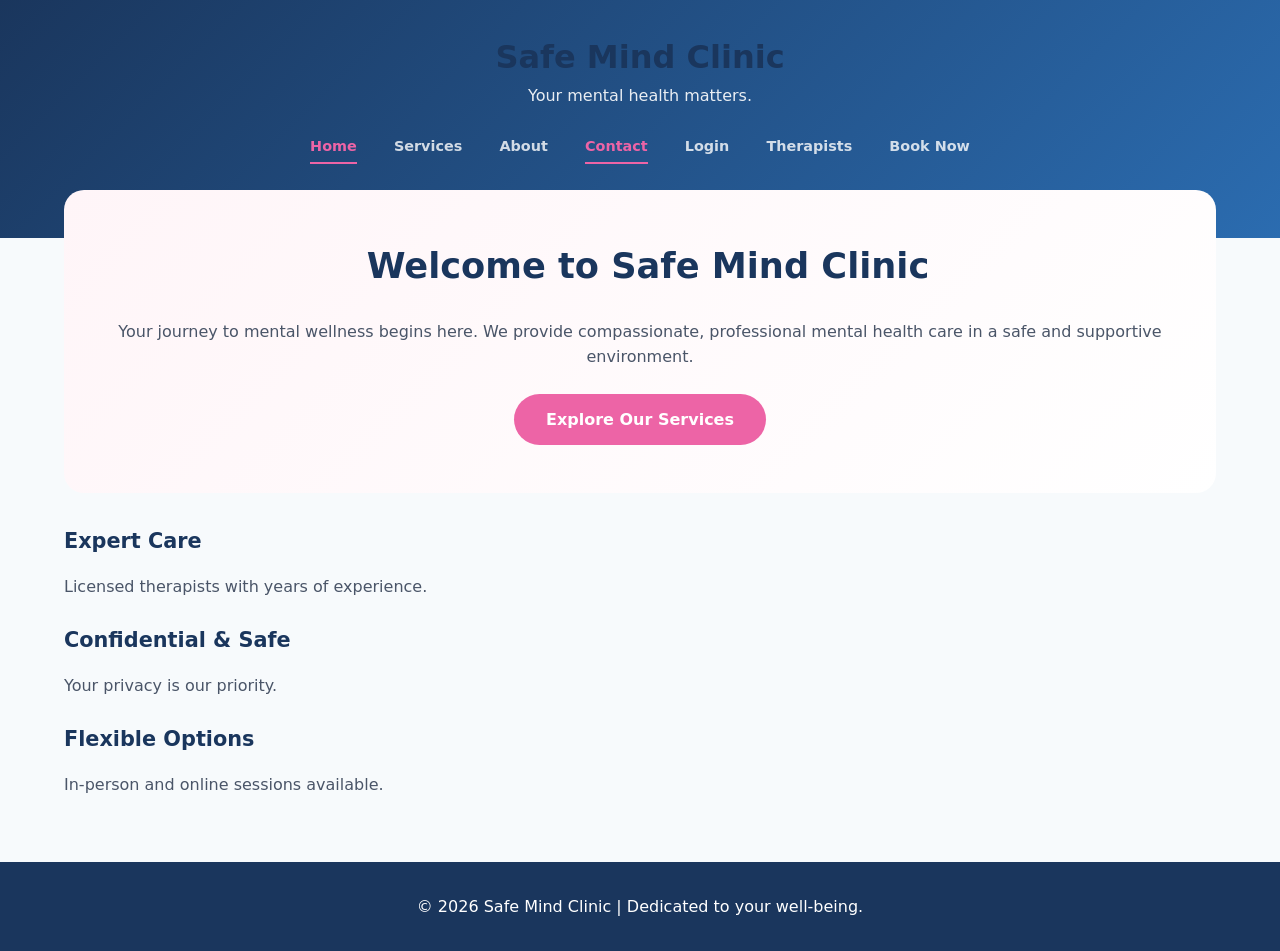
<file: index.html>
<!DOCTYPE html>
<html lang="en">
<head>
    <meta charset="UTF-8">
    <meta name="viewport" content="width=device-width, initial-scale=1.0">
    <title>Safe Mind Clinic - Home</title>
    <link rel="stylesheet" href="style.css">
</head>
<body>

    <header>
        <div class="header-content">
            <h1>Safe Mind Clinic</h1>
            <p class="tagline">Your mental health matters.</p>
            <nav>
                <a href="index.html" class="active">Home</a>
                <a href="services.html">Services</a>
                <a href="about.html">About</a>
                <a href="contact.html" class="active">Contact</a>
                <a href="login.html">Login</a>
                <a href="therapists.html">Therapists</a>
                <a href="appointment.html">Book Now</a>
            </nav>
        </div>
    </header>

    <main>
         <section class="hero">
        <h2>Welcome to Safe Mind Clinic</h2>
        <p>Your journey to mental wellness begins here. We provide compassionate, professional mental health care in a safe and supportive environment.</p>
        <a href="services.html" class="cta-btn">Explore Our Services</a>
    </section>

    <section class="features">
        <div class="feature">
            <h3>Expert Care</h3>
            <p>Licensed therapists with years of experience.</p>
        </div>
        <div class="feature">
            <h3>Confidential & Safe</h3>
            <p>Your privacy is our priority.</p>
        </div>
        <div class="feature">
            <h3>Flexible Options</h3>
            <p>In-person and online sessions available.</p>
        </div>
    </section>
    </main>

    <footer>
        <p>&copy; 2026 Safe Mind Clinic | Dedicated to your well-being.</p>
    </footer>
<!-- test -->
 <!-- it -->
</body>
<script src="script.js"></script>
</html>
</file>
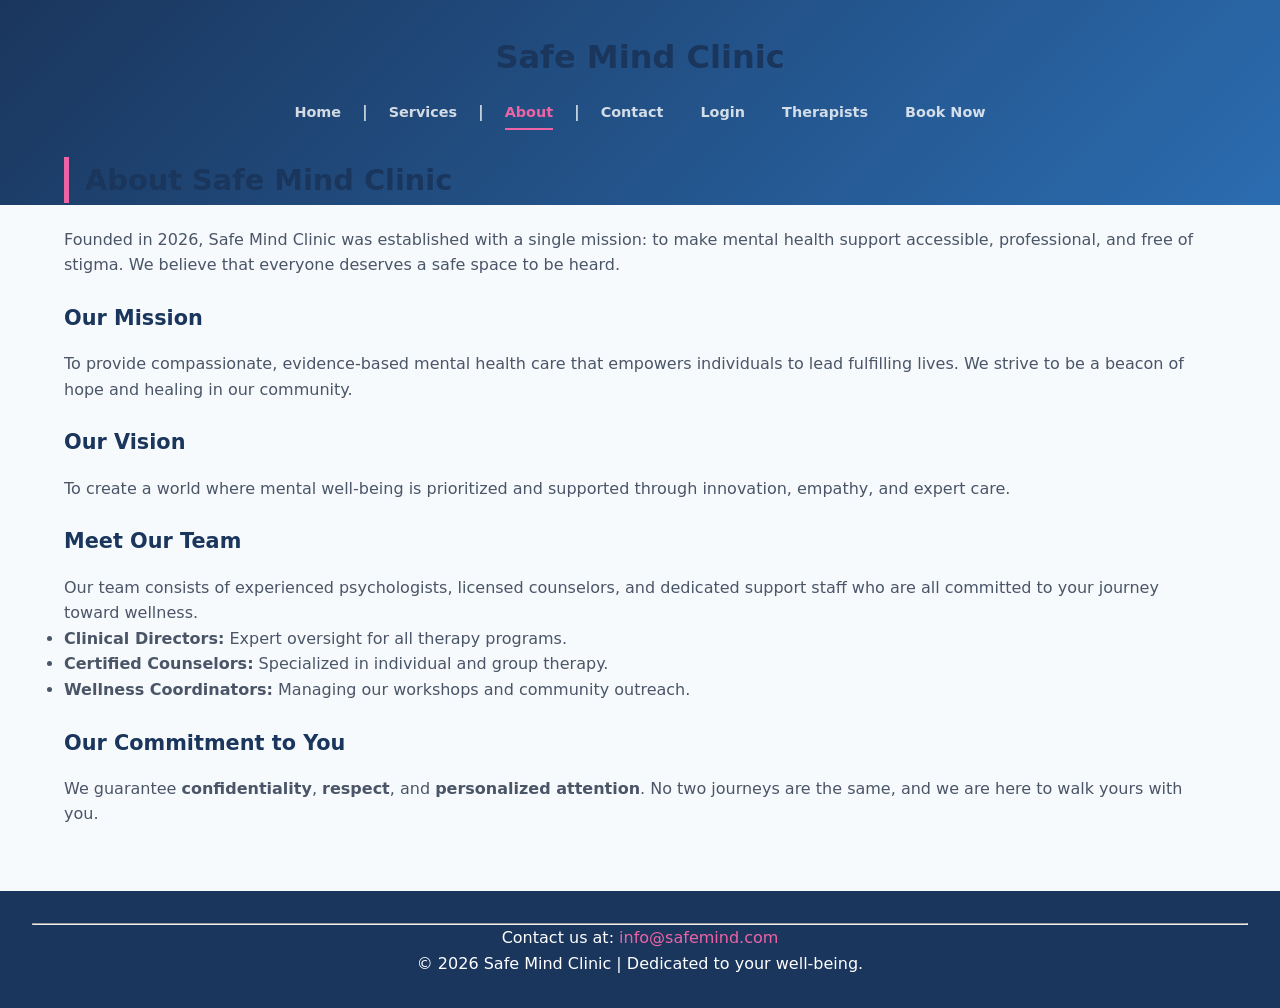
<file: about.html>
<!DOCTYPE html>
<html lang="en">
<head>
    <meta charset="UTF-8">
    <meta name="viewport" content="width=device-width, initial-scale=1.0">
    <title>About Us - Safe Mind Clinic</title>
    <link rel="stylesheet" href="style.css">
</head>
<body>
    <header>
        <h1>Safe Mind Clinic</h1>
        <nav>
            <a href="index.html">Home</a> | 
            <a href="services.html">Services</a> | 
            <a href="about.html" class="active">About</a> | 
            <a href="contact.html">Contact</a>
            <a href="login.html">Login</a>
            <a href="therapists.html">Therapists</a>
            <a href="appointment.html">Book Now</a>

        </nav>
    </header>

    <main>
        <section>
            <h2>About Safe Mind Clinic</h2>
            <p>Founded in 2026, Safe Mind Clinic was established with a single mission: to make mental health support accessible, professional, and free of stigma. We believe that everyone deserves a safe space to be heard.</p>
        </section>

        <section>
            <h3>Our Mission</h3>
            <p>To provide compassionate, evidence-based mental health care that empowers individuals to lead fulfilling lives. We strive to be a beacon of hope and healing in our community.</p>
            
            <h3>Our Vision</h3>
            <p>To create a world where mental well-being is prioritized and supported through innovation, empathy, and expert care.</p>
        </section>

        <section>
            <h3>Meet Our Team</h3>
            <p>Our team consists of experienced psychologists, licensed counselors, and dedicated support staff who are all committed to your journey toward wellness.</p>
            <ul>
                <li><strong>Clinical Directors:</strong> Expert oversight for all therapy programs.</li>
                <li><strong>Certified Counselors:</strong> Specialized in individual and group therapy.</li>
                <li><strong>Wellness Coordinators:</strong> Managing our workshops and community outreach.</li>
            </ul>
        </section>

        <section>
            <h3>Our Commitment to You</h3>
            <p>We guarantee <strong>confidentiality</strong>, <strong>respect</strong>, and <strong>personalized attention</strong>. No two journeys are the same, and we are here to walk yours with you.</p>
        </section>
    </main>

    <footer>
        <hr>
        <p>Contact us at: <a href="mailto:info@safemind.com">info@safemind.com</a></p>
        <p>&copy; 2026 Safe Mind Clinic | Dedicated to your well-being.</p>
    </footer>
    <script src="script.js"></script>
</body>
</html>
</file>
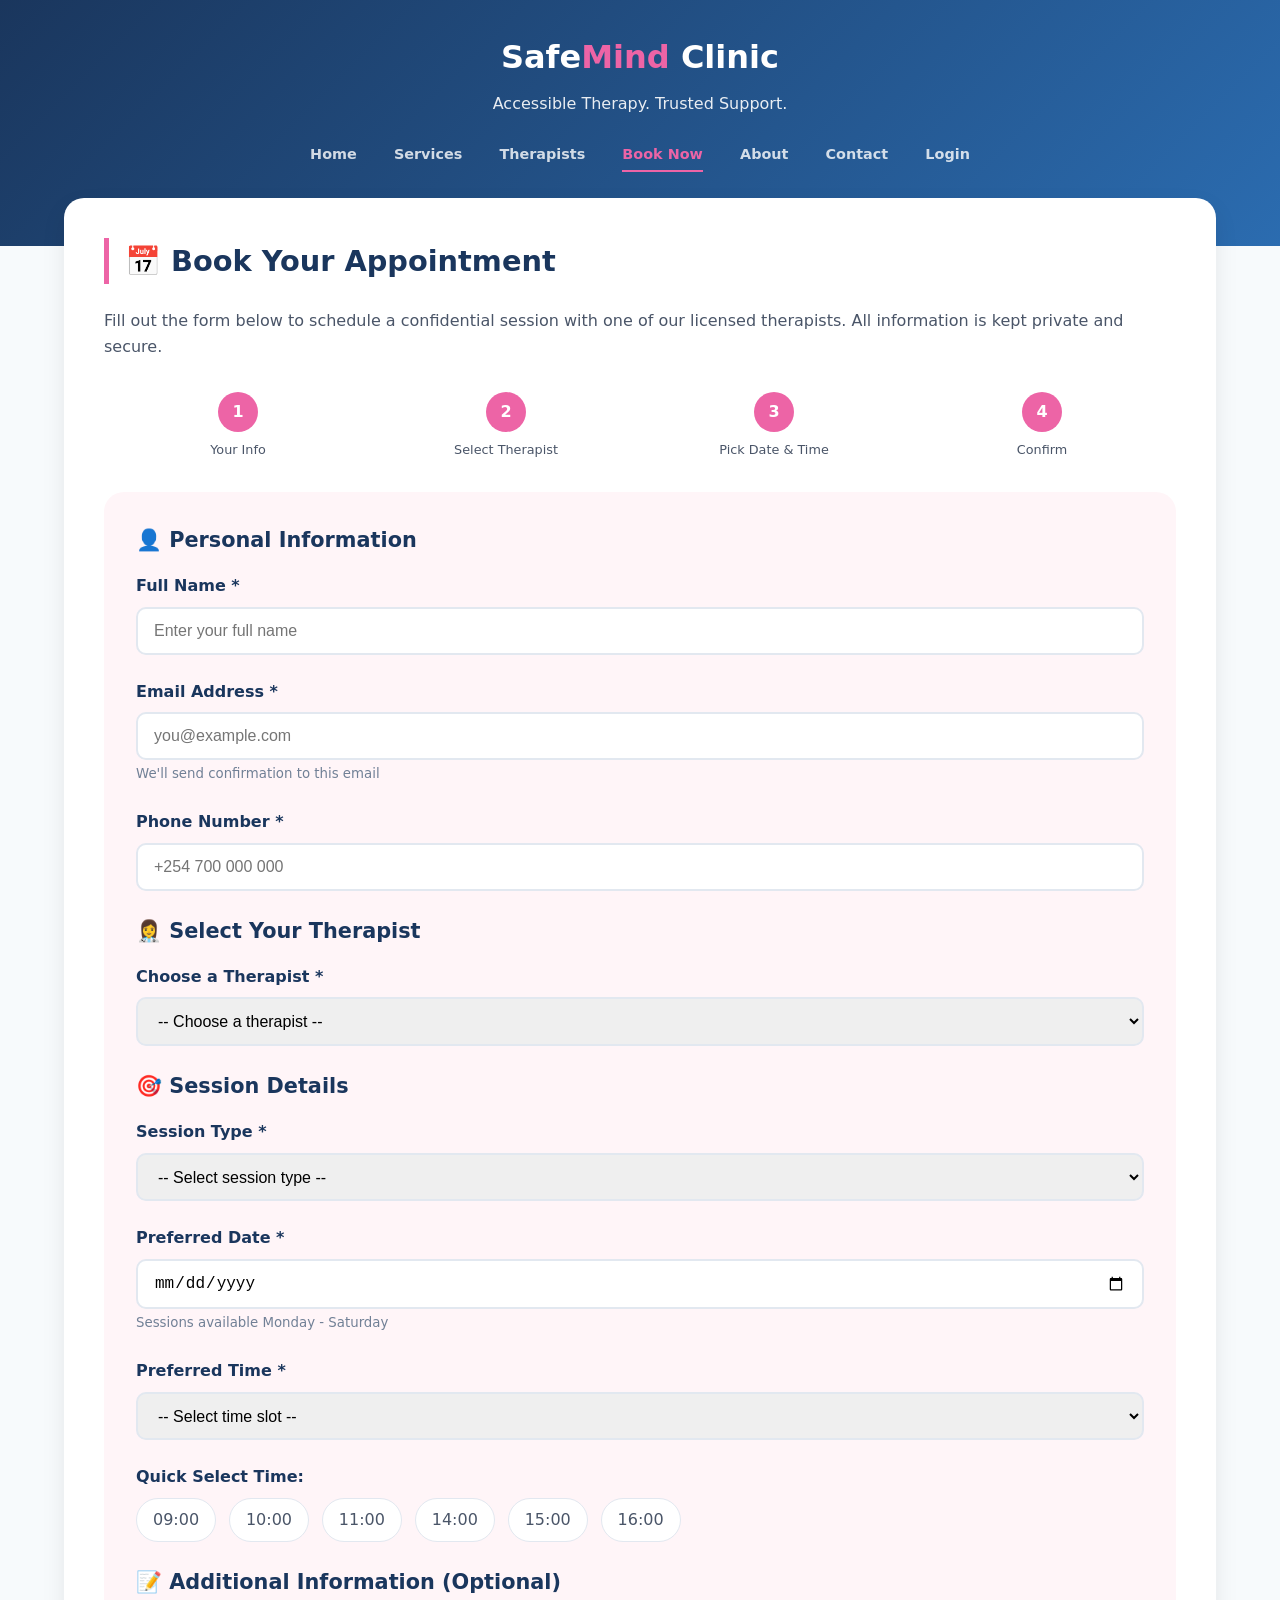
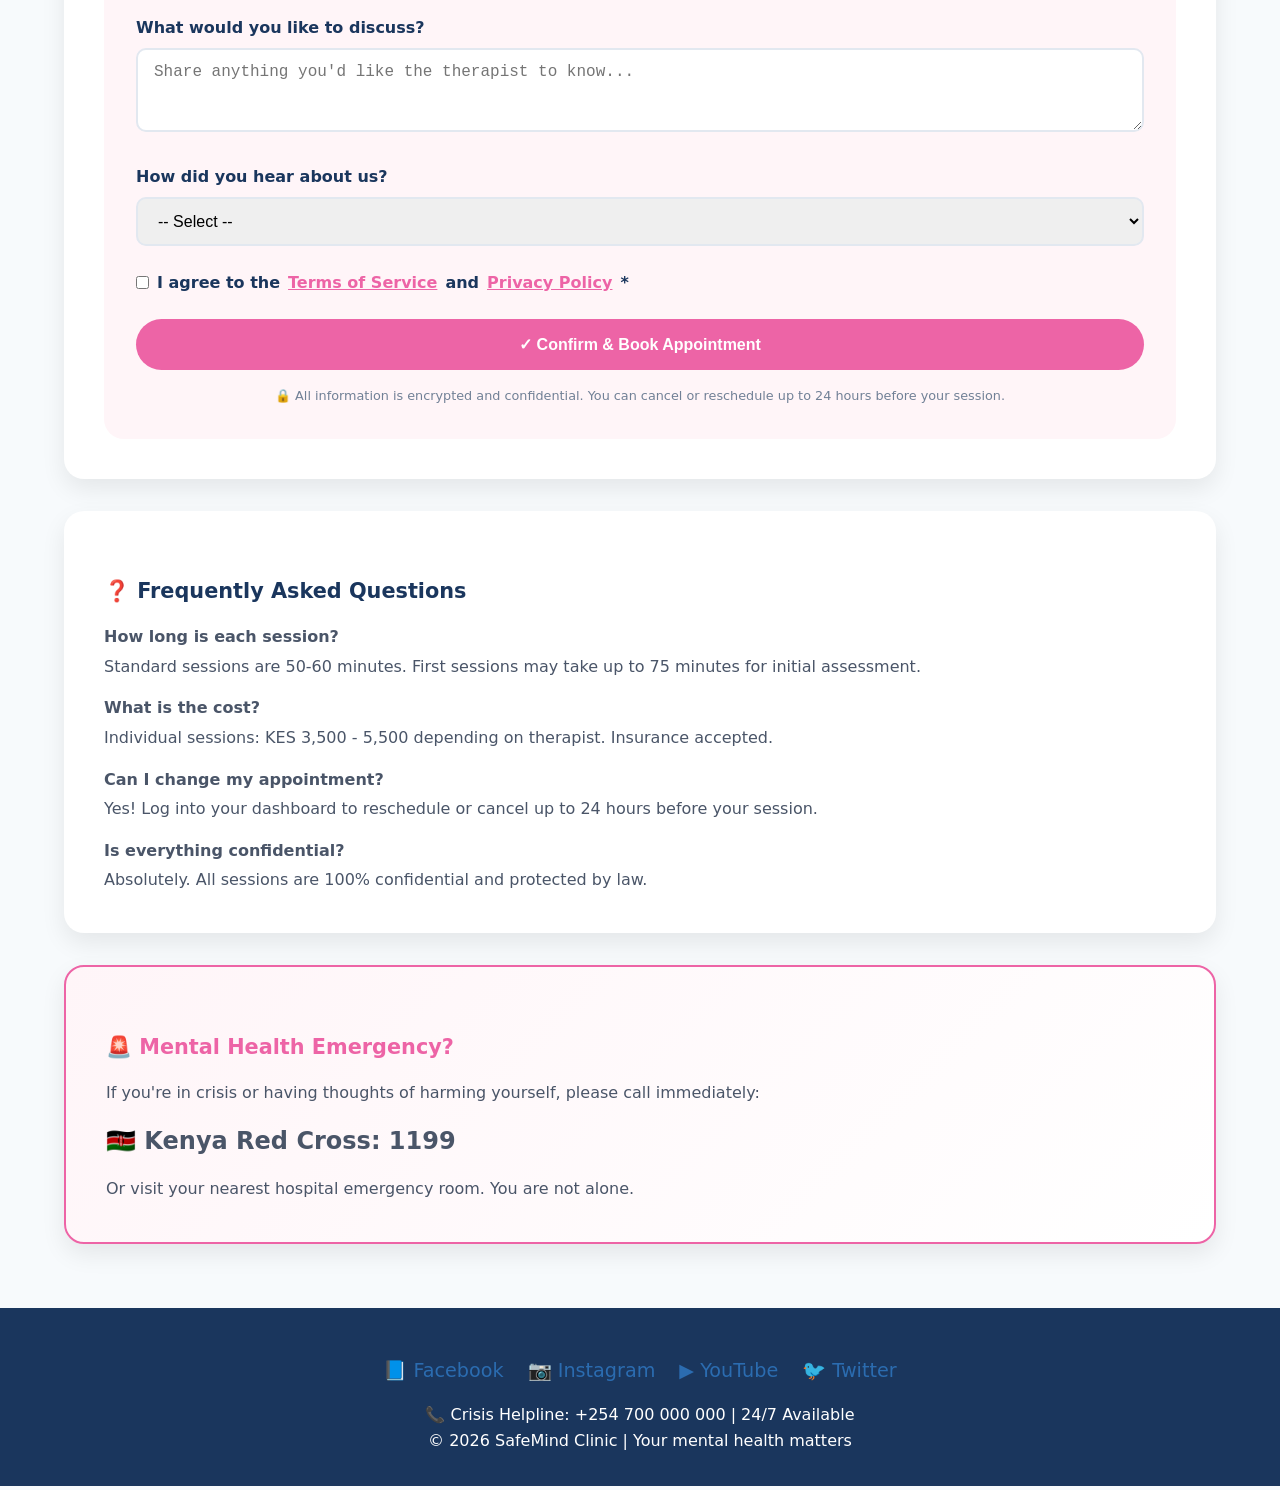
<file: appointment.html>
<!DOCTYPE html>
<html lang="en">
<head>
    <meta charset="UTF-8">
    <meta name="viewport" content="width=device-width, initial-scale=1.0">
    <title>Book Appointment - SafeMind Clinic</title>
    <link rel="stylesheet" href="style.css">
</head>
<body>
    <header>
        <div class="logo">Safe<span>Mind</span> Clinic</div>
        <div class="tagline">Accessible Therapy. Trusted Support.</div>
        <nav>
            <a href="index.html">Home</a>
            <a href="services.html">Services</a>
            <a href="therapists.html">Therapists</a>
            <a href="appointment.html" class="active">Book Now</a>
            <a href="about.html">About</a>
            <a href="contact.html">Contact</a>
            <a href="login.html">Login</a>
        </nav>
    </header>

    <main>
        <!-- Main Booking Card -->
        <div class="card">
            <h2>📅 Book Your Appointment</h2>
            <p>Fill out the form below to schedule a confidential session with one of our licensed therapists. All information is kept private and secure.</p>
            
            <!-- Progress Steps -->
            <div style="display: flex; justify-content: space-between; margin: 2rem 0; flex-wrap: wrap;">
                <div style="text-align: center; flex: 1;">
                    <div style="background: var(--pink-primary); color: white; width: 40px; height: 40px; border-radius: 50%; display: inline-flex; align-items: center; justify-content: center; font-weight: bold;">1</div>
                    <p style="font-size: 0.8rem; margin-top: 0.5rem;">Your Info</p>
                </div>
                <div style="text-align: center; flex: 1;">
                    <div style="background: var(--pink-primary); color: white; width: 40px; height: 40px; border-radius: 50%; display: inline-flex; align-items: center; justify-content: center; font-weight: bold;">2</div>
                    <p style="font-size: 0.8rem; margin-top: 0.5rem;">Select Therapist</p>
                </div>
                <div style="text-align: center; flex: 1;">
                    <div style="background: var(--pink-primary); color: white; width: 40px; height: 40px; border-radius: 50%; display: inline-flex; align-items: center; justify-content: center; font-weight: bold;">3</div>
                    <p style="font-size: 0.8rem; margin-top: 0.5rem;">Pick Date & Time</p>
                </div>
                <div style="text-align: center; flex: 1;">
                    <div style="background: var(--pink-primary); color: white; width: 40px; height: 40px; border-radius: 50%; display: inline-flex; align-items: center; justify-content: center; font-weight: bold;">4</div>
                    <p style="font-size: 0.8rem; margin-top: 0.5rem;">Confirm</p>
                </div>
            </div>
            
            <!-- Appointment Form -->
            <form id="appointmentForm" class="appointment-form">
                <!-- Section 1: Personal Information -->
                <h3 style="margin-top: 0;">👤 Personal Information</h3>
                
                <div class="form-group">
                    <label>Full Name *</label>
                    <input type="text" id="appt_name" required placeholder="Enter your full name">
                </div>
                
                <div class="form-group">
                    <label>Email Address *</label>
                    <input type="email" id="appt_email" required placeholder="you@example.com">
                    <small style="color: #718096;">We'll send confirmation to this email</small>
                </div>
                
                <div class="form-group">
                    <label>Phone Number *</label>
                    <input type="tel" id="appt_phone" required placeholder="+254 700 000 000">
                </div>
                
                <!-- Section 2: Select Therapist -->
                <h3>👩‍⚕️ Select Your Therapist</h3>
                
                <div class="form-group">
                    <label>Choose a Therapist *</label>
                    <select id="appt_therapist" required>
                        <option value="">-- Choose a therapist --</option>
                        <option value="Dr. Sarah Kimani">Dr. Sarah Kimani - Clinical Psychologist (Anxiety, Depression)</option>
                        <option value="James Mwangi">James Mwangi - Licensed Counselor (Relationships, Stress)</option>
                        <option value="Dr. Amina Hassan">Dr. Amina Hassan - Psychiatrist (Medication, Bipolar)</option>
                        <option value="Mary Wanjiku">Mary Wanjiku - Therapy Specialist (Youth, Self-esteem)</option>
                    </select>
                </div>
                
                <!-- Therapist Preview (shows when selected) -->
                <div id="therapistPreview" style="display: none; background: #f0f0f0; padding: 1rem; border-radius: 10px; margin-bottom: 1.5rem;">
                    <p id="therapistInfo" style="margin: 0;"></p>
                </div>
                
                <!-- Section 3: Session Details -->
                <h3>🎯 Session Details</h3>
                
                <div class="form-group">
                    <label>Session Type *</label>
                    <select id="appt_type" required>
                        <option value="">-- Select session type --</option>
                        <option value="In-Person">🏢 In-Person (Nairobi Clinic)</option>
                        <option value="Online">💻 Online (Video Call - Zoom/Google Meet)</option>
                        <option value="Phone">📞 Phone Consultation</option>
                    </select>
                </div>
                
                <div class="form-group">
                    <label>Preferred Date *</label>
                    <input type="date" id="appt_date" required min="2026-04-05">
                    <small style="color: #718096;">Sessions available Monday - Saturday</small>
                </div>
                
                <div class="form-group">
                    <label>Preferred Time *</label>
                    <select id="appt_time" required>
                        <option value="">-- Select time slot --</option>
                        <option value="09:00 AM">09:00 AM (Morning)</option>
                        <option value="10:00 AM">10:00 AM (Morning)</option>
                        <option value="11:00 AM">11:00 AM (Morning)</option>
                        <option value="02:00 PM">02:00 PM (Afternoon)</option>
                        <option value="03:00 PM">03:00 PM (Afternoon)</option>
                        <option value="04:00 PM">04:00 PM (Afternoon)</option>
                    </select>
                </div>
                
                <!-- Quick time slots buttons -->
                <div style="margin-bottom: 1.5rem;">
                    <label>Quick Select Time:</label>
                    <div class="time-slots">
                        <span class="time-slot" data-time="09:00 AM">09:00</span>
                        <span class="time-slot" data-time="10:00 AM">10:00</span>
                        <span class="time-slot" data-time="11:00 AM">11:00</span>
                        <span class="time-slot" data-time="02:00 PM">14:00</span>
                        <span class="time-slot" data-time="03:00 PM">15:00</span>
                        <span class="time-slot" data-time="04:00 PM">16:00</span>
                    </div>
                </div>
                
                <!-- Section 4: Additional Info -->
                <h3>📝 Additional Information (Optional)</h3>
                
                <div class="form-group">
                    <label>What would you like to discuss?</label>
                    <textarea id="appt_notes" rows="3" placeholder="Share anything you'd like the therapist to know..."></textarea>
                </div>
                
                <div class="form-group">
                    <label>How did you hear about us?</label>
                    <select id="appt_source">
                        <option value="">-- Select --</option>
                        <option value="Google">Google Search</option>
                        <option value="Social Media">Social Media</option>
                        <option value="Friend">Friend/Family</option>
                        <option value="Doctor">Doctor Referral</option>
                        <option value="Other">Other</option>
                    </select>
                </div>
                
                <!-- Terms Agreement -->
                <div class="form-group">
                    <label style="display: flex; align-items: center; gap: 0.5rem;">
                        <input type="checkbox" id="appt_terms" required style="width: auto;">
                        I agree to the <a href="#" style="color: var(--pink-primary);">Terms of Service</a> and <a href="#" style="color: var(--pink-primary);">Privacy Policy</a> *
                    </label>
                </div>
                
                <!-- Submit Button -->
                <button type="submit" class="submit-btn" style="width: 100%; padding: 1rem;">
                    ✓ Confirm & Book Appointment
                </button>
                
                <p style="text-align: center; margin-top: 1rem; font-size: 0.8rem; color: #718096;">
                    🔒 All information is encrypted and confidential. You can cancel or reschedule up to 24 hours before your session.
                </p>
            </form>
        </div>
        
        <!-- Information Card -->
        <div class="card">
            <h3>❓ Frequently Asked Questions</h3>
            
            <div style="margin-bottom: 1rem;">
                <strong>How long is each session?</strong>
                <p style="margin-top: 0.25rem;">Standard sessions are 50-60 minutes. First sessions may take up to 75 minutes for initial assessment.</p>
            </div>
            
            <div style="margin-bottom: 1rem;">
                <strong>What is the cost?</strong>
                <p style="margin-top: 0.25rem;">Individual sessions: KES 3,500 - 5,500 depending on therapist. Insurance accepted.</p>
            </div>
            
            <div style="margin-bottom: 1rem;">
                <strong>Can I change my appointment?</strong>
                <p style="margin-top: 0.25rem;">Yes! Log into your dashboard to reschedule or cancel up to 24 hours before your session.</p>
            </div>
            
            <div>
                <strong>Is everything confidential?</strong>
                <p style="margin-top: 0.25rem;">Absolutely. All sessions are 100% confidential and protected by law.</p>
            </div>
        </div>
        
        <!-- Emergency Card -->
        <div class="card" style="background: linear-gradient(135deg, #fff5f8 0%, #fff 100%); border: 2px solid var(--pink-primary);">
            <h3 style="color: var(--pink-primary);">🚨 Mental Health Emergency?</h3>
            <p>If you're in crisis or having thoughts of harming yourself, please call immediately:</p>
            <p style="font-size: 1.5rem; font-weight: bold; margin: 1rem 0;">🇰🇪 Kenya Red Cross: 1199</p>
            <p>Or visit your nearest hospital emergency room. You are not alone.</p>
        </div>
    </main>

    <footer>
        <div class="social-links">
            <a href="https://facebook.com/safemind" target="_blank">📘 Facebook</a>
            <a href="https://instagram.com/safemind" target="_blank">📷 Instagram</a>
            <a href="https://youtube.com/@safemind" target="_blank">▶️ YouTube</a>
            <a href="https://twitter.com/safemind" target="_blank">🐦 Twitter</a>
        </div>
        <p>📞 Crisis Helpline: +254 700 000 000 | 24/7 Available</p>
        <p>&copy; 2026 SafeMind Clinic | Your mental health matters</p>
    </footer>

    <!-- Additional JavaScript for this page only -->
    <script>
        // Quick time slot selection
        document.querySelectorAll('.time-slot').forEach(slot => {
            slot.addEventListener('click', function() {
                // Remove selected class from all slots
                document.querySelectorAll('.time-slot').forEach(s => {
                    s.classList.remove('selected');
                });
                // Add selected class to clicked slot
                this.classList.add('selected');
                // Set the select dropdown value
                const timeSelect = document.getElementById('appt_time');
                const timeValue = this.getAttribute('data-time');
                if (timeSelect) {
                    timeSelect.value = timeValue;
                }
            });
        });
        
        // Therapist preview
        const therapistSelect = document.getElementById('appt_therapist');
        const therapistPreview = document.getElementById('therapistPreview');
        const therapistInfo = document.getElementById('therapistInfo');
        
        if (therapistSelect) {
            therapistSelect.addEventListener('change', function() {
                const selectedTherapist = this.value;
                if (selectedTherapist) {
                    let info = '';
                    if (selectedTherapist.includes('Dr. Sarah')) {
                        info = '⭐ Dr. Sarah specializes in anxiety, depression, and trauma. Available Mon, Wed, Fri.';
                    } else if (selectedTherapist.includes('James')) {
                        info = '⭐ James specializes in relationships, stress management, and career guidance. Available Tue, Thu, Sat.';
                    } else if (selectedTherapist.includes('Dr. Amina')) {
                        info = '⭐ Dr. Amina specializes in medication management, bipolar disorder, and OCD. Available Mon, Tue, Thu.';
                    } else if (selectedTherapist.includes('Mary')) {
                        info = '⭐ Mary specializes in youth counseling, self-esteem, and mindfulness. Available Wed, Fri, Sat.';
                    }
                    therapistInfo.innerHTML = info;
                    therapistPreview.style.display = 'block';
                } else {
                    therapistPreview.style.display = 'none';
                }
            });
        }
        
        // Set minimum date to tomorrow
        const dateInput = document.getElementById('appt_date');
        if (dateInput) {
            const tomorrow = new Date();
            tomorrow.setDate(tomorrow.getDate() + 1);
            const yyyy = tomorrow.getFullYear();
            const mm = String(tomorrow.getMonth() + 1).padStart(2, '0');
            const dd = String(tomorrow.getDate()).padStart(2, '0');
            dateInput.min = `${yyyy}-${mm}-${dd}`;
        }
    </script>
    
    <script src="script.js"></script>
</body>
</html>
</file>
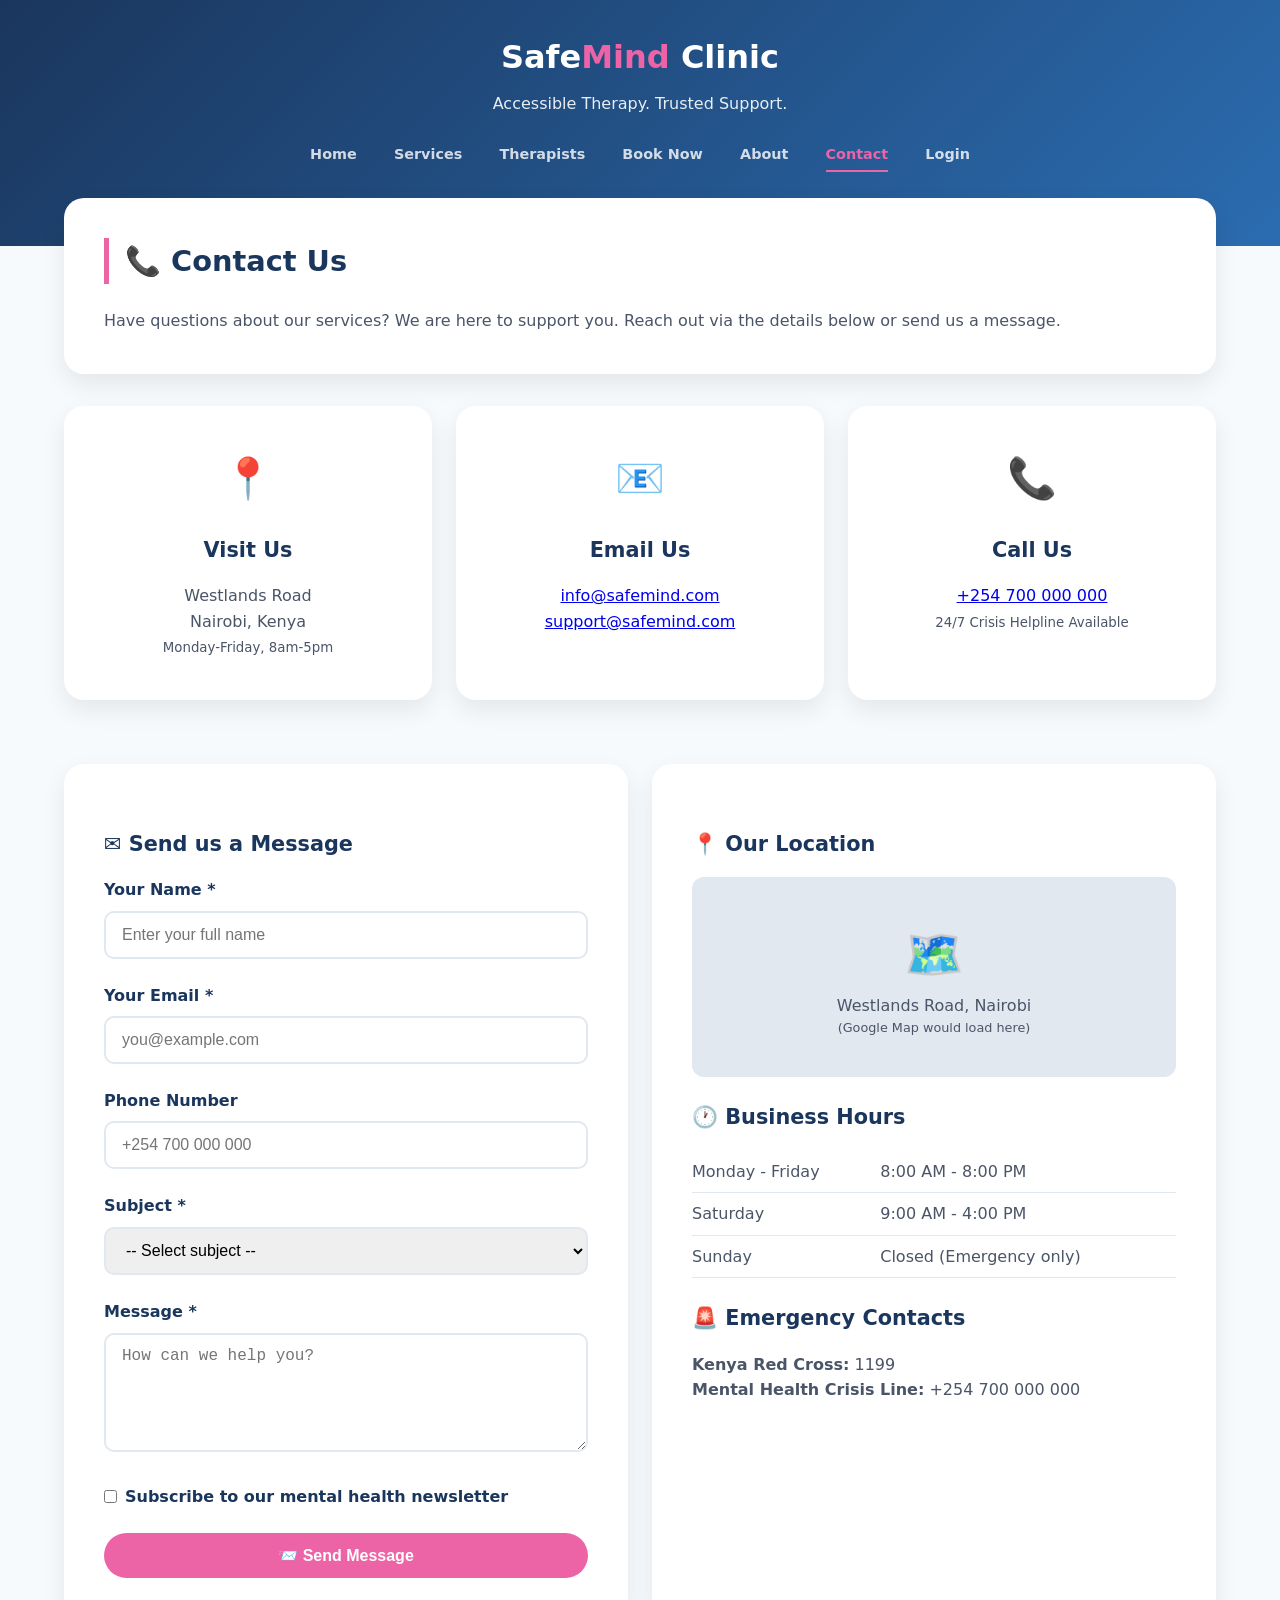
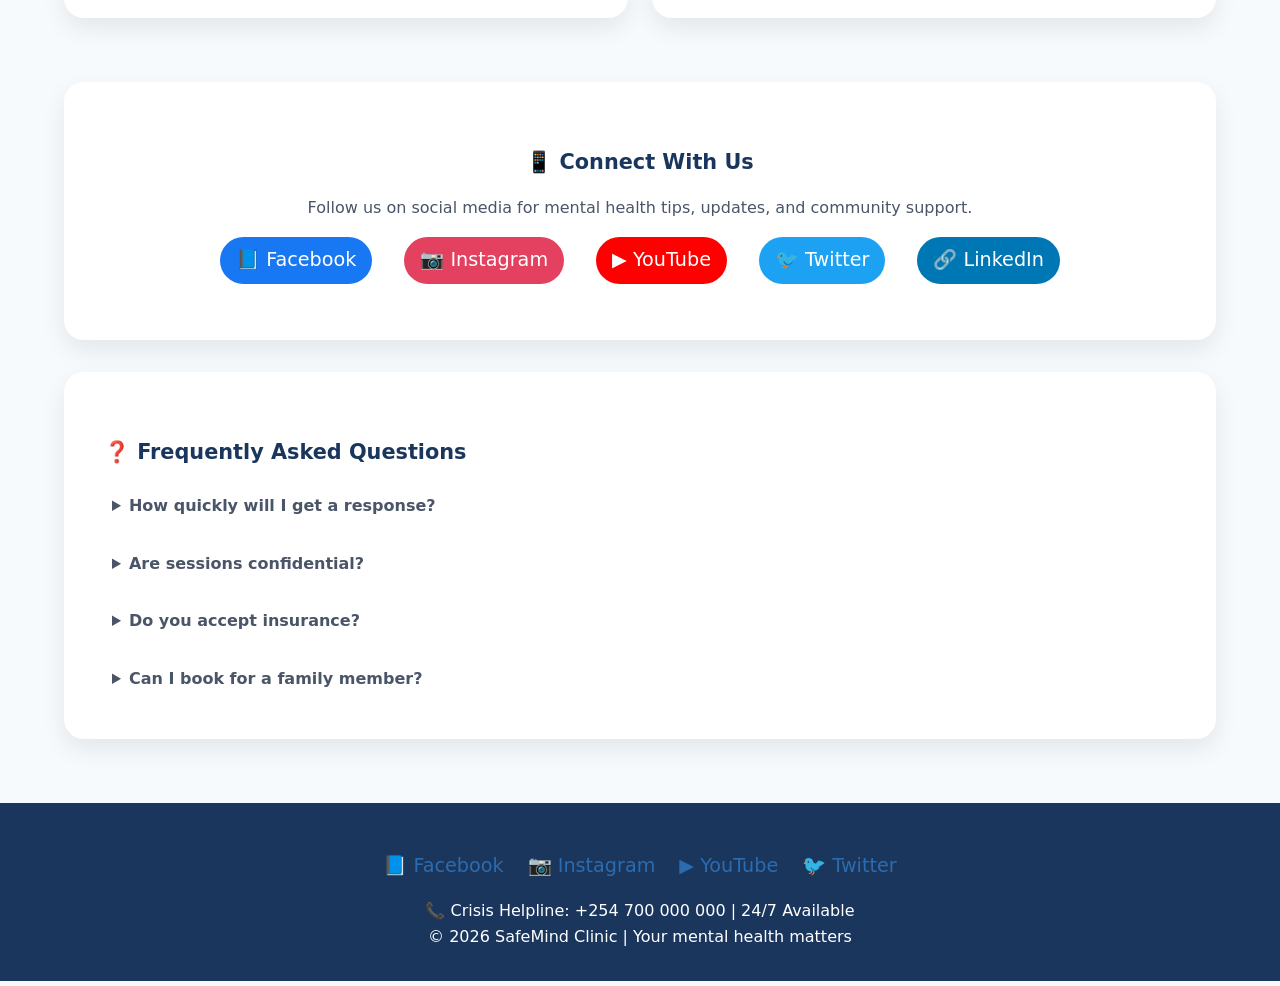
<file: contact.html>
<!DOCTYPE html>
<html lang="en">
<head>
    <meta charset="UTF-8">
    <meta name="viewport" content="width=device-width, initial-scale=1.0">
    <title>Contact Us - SafeMind Clinic</title>
    <link rel="stylesheet" href="style.css">
</head>
<body>
    <header>
        <div class="logo">Safe<span>Mind</span> Clinic</div>
        <div class="tagline">Accessible Therapy. Trusted Support.</div>
        <nav>
            <a href="index.html">Home</a>
            <a href="services.html">Services</a>
            <a href="therapists.html">Therapists</a>
            <a href="appointment.html">Book Now</a>
            <a href="about.html">About</a>
            <a href="contact.html" class="active">Contact</a>
            <a href="login.html">Login</a>
        </nav>
    </header>

    <main>
        <!-- Contact Header -->
        <div class="card">
            <h2>📞 Contact Us</h2>
            <p>Have questions about our services? We are here to support you. Reach out via the details below or send us a message.</p>
        </div>

        <!-- Contact Info Grid -->
        <div style="display: grid; grid-template-columns: repeat(auto-fit, minmax(250px, 1fr)); gap: 1.5rem; margin-bottom: 2rem;">
            
            <div class="card" style="text-align: center;">
                <div style="font-size: 2.5rem;">📍</div>
                <h3>Visit Us</h3>
                <p>Westlands Road<br>Nairobi, Kenya</p>
                <p><small>Monday-Friday, 8am-5pm</small></p>
            </div>
            
            <div class="card" style="text-align: center;">
                <div style="font-size: 2.5rem;">📧</div>
                <h3>Email Us</h3>
                <p><a href="mailto:info@safemind.com">info@safemind.com</a></p>
                <p><a href="mailto:support@safemind.com">support@safemind.com</a></p>
            </div>
            
            <div class="card" style="text-align: center;">
                <div style="font-size: 2.5rem;">📞</div>
                <h3>Call Us</h3>
                <p><a href="tel:+254700000000">+254 700 000 000</a></p>
                <p><small>24/7 Crisis Helpline Available</small></p>
            </div>
        </div>

        <!-- Contact Form and Map Side by Side -->
        <div style="display: grid; grid-template-columns: repeat(auto-fit, minmax(350px, 1fr)); gap: 1.5rem; margin-bottom: 2rem;">
            
            <!-- Contact Form -->
            <div class="card">
                <h3>✉️ Send us a Message</h3>
                <form id="contactForm">
                    <div class="form-group">
                        <label>Your Name *</label>
                        <input type="text" id="name" name="name" placeholder="Enter your full name" required>
                    </div>

                    <div class="form-group">
                        <label>Your Email *</label>
                        <input type="email" id="email" name="email" placeholder="you@example.com" required>
                    </div>

                    <div class="form-group">
                        <label>Phone Number</label>
                        <input type="tel" id="phone" name="phone" placeholder="+254 700 000 000">
                    </div>

                    <div class="form-group">
                        <label>Subject *</label>
                        <select id="subject" name="subject" required>
                            <option value="">-- Select subject --</option>
                            <option value="general">General Inquiry</option>
                            <option value="appointment">Booking an Appointment</option>
                            <option value="feedback">Feedback</option>
                            <option value="complaint">Complaint</option>
                            <option value="partnership">Partnership/Collaboration</option>
                        </select>
                    </div>

                    <div class="form-group">
                        <label>Message *</label>
                        <textarea id="message" name="message" rows="5" placeholder="How can we help you?" required></textarea>
                    </div>

                    <div class="form-group">
                        <label style="display: flex; align-items: center; gap: 0.5rem;">
                            <input type="checkbox" id="newsletter" name="newsletter" style="width: auto;">
                            Subscribe to our mental health newsletter
                        </label>
                    </div>

                    <button type="submit" class="submit-btn" style="width: 100%;">📨 Send Message</button>
                </form>
            </div>

            <!-- Map & Hours -->
            <div class="card">
                <h3>📍 Our Location</h3>
                <!-- Simple Map Representation -->
                <div style="background: #e2e8f0; height: 200px; border-radius: 12px; display: flex; align-items: center; justify-content: center; flex-direction: column;">
                    <div style="font-size: 3rem;">🗺️</div>
                    <p>Westlands Road, Nairobi</p>
                    <p style="font-size: 0.8rem;">(Google Map would load here)</p>
                </div>
                
                <h3 style="margin-top: 1.5rem;">🕐 Business Hours</h3>
                <table style="width: 100%;">
                    <tr>
                        <td style="padding: 8px 0;">Monday - Friday</td>
                        <td style="padding: 8px 0;">8:00 AM - 8:00 PM</td>
                    </tr>
                    <tr>
                        <td style="padding: 8px 0;">Saturday</td>
                        <td style="padding: 8px 0;">9:00 AM - 4:00 PM</td>
                    </tr>
                    <tr>
                        <td style="padding: 8px 0;">Sunday</td>
                        <td style="padding: 8px 0;">Closed (Emergency only)</td>
                    </tr>
                </table>
                
                <h3 style="margin-top: 1.5rem;">🚨 Emergency Contacts</h3>
                <p><strong>Kenya Red Cross:</strong> 1199</p>
                <p><strong>Mental Health Crisis Line:</strong> +254 700 000 000</p>
            </div>
        </div>

        <!-- Social Media Section -->
        <div class="card" style="text-align: center;">
            <h3>📱 Connect With Us</h3>
            <p>Follow us on social media for mental health tips, updates, and community support.</p>
            <div class="social-links" style="justify-content: center; gap: 2rem; flex-wrap: wrap;">
                <a href="https://facebook.com/safemind" target="_blank" style="font-size: 1.2rem; text-decoration: none; padding: 0.5rem 1rem; background: #1877f2; color: white; border-radius: 25px;">📘 Facebook</a>
                <a href="https://instagram.com/safemind" target="_blank" style="font-size: 1.2rem; text-decoration: none; padding: 0.5rem 1rem; background: #e4405f; color: white; border-radius: 25px;">📷 Instagram</a>
                <a href="https://youtube.com/@safemind" target="_blank" style="font-size: 1.2rem; text-decoration: none; padding: 0.5rem 1rem; background: #ff0000; color: white; border-radius: 25px;">▶️ YouTube</a>
                <a href="https://twitter.com/safemind" target="_blank" style="font-size: 1.2rem; text-decoration: none; padding: 0.5rem 1rem; background: #1da1f2; color: white; border-radius: 25px;">🐦 Twitter</a>
                <a href="https://linkedin.com/company/safemind" target="_blank" style="font-size: 1.2rem; text-decoration: none; padding: 0.5rem 1rem; background: #0077b5; color: white; border-radius: 25px;">🔗 LinkedIn</a>
            </div>
        </div>

        <!-- FAQ Section -->
        <div class="card">
            <h3>❓ Frequently Asked Questions</h3>
            
            <div style="margin-bottom: 1rem;">
                <details>
                    <summary style="font-weight: bold; cursor: pointer; padding: 0.5rem;">How quickly will I get a response?</summary>
                    <p style="padding: 0.5rem 0 0.5rem 1rem;">We respond to all inquiries within 24 hours during business days.</p>
                </details>
            </div>
            
            <div style="margin-bottom: 1rem;">
                <details>
                    <summary style="font-weight: bold; cursor: pointer; padding: 0.5rem;">Are sessions confidential?</summary>
                    <p style="padding: 0.5rem 0 0.5rem 1rem;">Yes, absolutely. All sessions are 100% confidential and protected by law.</p>
                </details>
            </div>
            
            <div style="margin-bottom: 1rem;">
                <details>
                    <summary style="font-weight: bold; cursor: pointer; padding: 0.5rem;">Do you accept insurance?</summary>
                    <p style="padding: 0.5rem 0 0.5rem 1rem;">Yes, we work with most major insurance providers. Contact us for details.</p>
                </details>
            </div>
            
            <div>
                <details>
                    <summary style="font-weight: bold; cursor: pointer; padding: 0.5rem;">Can I book for a family member?</summary>
                    <p style="padding: 0.5rem 0 0.5rem 1rem;">Yes, you can book appointments on behalf of a family member with their consent.</p>
                </details>
            </div>
        </div>
    </main>

    <footer>
        <div class="social-links">
            <a href="https://facebook.com/safemind" target="_blank">📘 Facebook</a>
            <a href="https://instagram.com/safemind" target="_blank">📷 Instagram</a>
            <a href="https://youtube.com/@safemind" target="_blank">▶️ YouTube</a>
            <a href="https://twitter.com/safemind" target="_blank">🐦 Twitter</a>
        </div>
        <p>📞 Crisis Helpline: +254 700 000 000 | 24/7 Available</p>
        <p>&copy; 2026 SafeMind Clinic | Your mental health matters</p>
    </footer>

    <script src="script.js"></script>
</body>
</html>
</file>
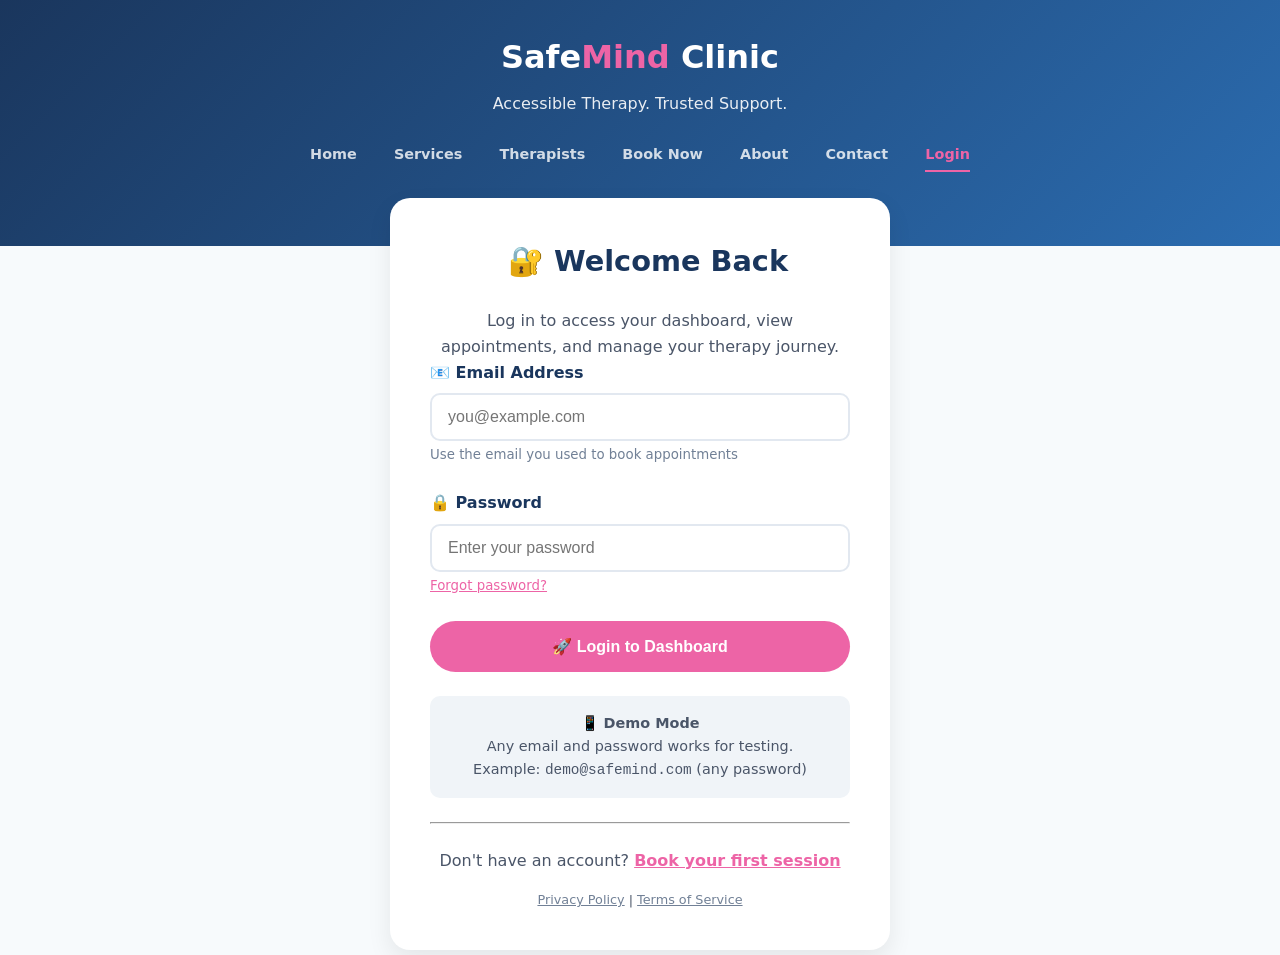
<file: dashboard.html>
<!DOCTYPE html>
<html lang="en">
<head>
    <meta charset="UTF-8">
    <meta name="viewport" content="width=device-width, initial-scale=1.0">
    <title>My Dashboard - SafeMind Clinic</title>
    <link rel="stylesheet" href="style.css">
</head>
<body>
    <header>
        <div class="logo">Safe<span>Mind</span> Clinic</div>
        <div class="tagline">Welcome back, <span id="userName">Client</span>!</div>
        <nav>
            <a href="index.html">Home</a>
            <a href="services.html">Services</a>
            <a href="therapists.html">Therapists</a>
            <a href="appointment.html">Book Now</a>
            <a href="dashboard.html" class="active">Dashboard</a>
            <a href="#" id="logoutBtn">🚪 Logout</a>
        </nav>
    </header>

    <main>
        <!-- Welcome Section -->
        <div class="card" style="background: linear-gradient(135deg, var(--blue-dark) 0%, var(--blue-light) 100%); color: white;">
            <h2 style="color: white; border-left-color: var(--pink-primary);">🌸 Your Wellness Journey</h2>
            <p style="font-size: 1.1rem;">You're taking an important step toward mental wellness. We're here to support you every step of the way.</p>
            <div style="display: flex; gap: 1rem; margin-top: 1rem; flex-wrap: wrap;">
                <span style="background: rgba(255,255,255,0.2); padding: 0.5rem 1rem; border-radius: 50px;">📅 Track appointments</span>
                <span style="background: rgba(255,255,255,0.2); padding: 0.5rem 1rem; border-radius: 50px;">📊 Monitor progress</span>
                <span style="background: rgba(255,255,255,0.2); padding: 0.5rem 1rem; border-radius: 50px;">📚 Access resources</span>
            </div>
        </div>

        <!-- Stats Section -->
        <div style="display: grid; grid-template-columns: repeat(auto-fit, minmax(200px, 1fr)); gap: 1rem; margin-bottom: 2rem;">
            <div class="card" style="text-align: center; padding: 1.5rem;">
                <div style="font-size: 2rem;">📅</div>
                <div style="font-size: 1.8rem; font-weight: bold; color: var(--blue-dark);" id="totalBookings">0</div>
                <div>Total Appointments</div>
            </div>
            <div class="card" style="text-align: center; padding: 1.5rem;">
                <div style="font-size: 2rem;">⏳</div>
                <div style="font-size: 1.8rem; font-weight: bold; color: var(--blue-dark);" id="upcomingCount">0</div>
                <div>Upcoming Sessions</div>
            </div>
            <div class="card" style="text-align: center; padding: 1.5rem;">
                <div style="font-size: 2rem;">⭐</div>
                <div style="font-size: 1.8rem; font-weight: bold; color: var(--blue-dark);">4.9</div>
                <div>Client Rating</div>
            </div>
            <div class="card" style="text-align: center; padding: 1.5rem;">
                <div style="font-size: 2rem;">🎯</div>
                <div style="font-size: 1.8rem; font-weight: bold; color: var(--blue-dark);">100%</div>
                <div>Confidential</div>
            </div>
        </div>

        <!-- Appointments Section -->
        <div class="card">
            <h3>📅 My Appointments</h3>
            <div id="bookingsTable"></div>
            
            <div style="margin-top: 1.5rem; text-align: center;">
                <a href="appointment.html" class="cta-btn">+ Book New Appointment</a>
            </div>
        </div>

        <!-- Quick Actions -->
        <div style="display: grid; grid-template-columns: repeat(auto-fit, minmax(250px, 1fr)); gap: 1.5rem; margin-bottom: 2rem;">
            <div class="card" style="text-align: center;">
                <div style="font-size: 2rem;">🔄</div>
                <h3>Reschedule</h3>
                <p>Need to change your appointment time?</p>
                <a href="appointment.html" class="submit-btn" style="display: inline-block; margin-top: 0.5rem;">Reschedule</a>
            </div>
            <div class="card" style="text-align: center;">
                <div style="font-size: 2rem;">📞</div>
                <h3>Emergency Support</h3>
                <p>24/7 Crisis Helpline Available</p>
                <a href="tel:+254700000000" class="submit-btn" style="display: inline-block; margin-top: 0.5rem; background: #e53e3e;">Call Now</a>
            </div>
            <div class="card" style="text-align: center;">
                <div style="font-size: 2rem;">📝</div>
                <h3>Feedback</h3>
                <p>Share your experience with us</p>
                <a href="contact.html" class="submit-btn" style="display: inline-block; margin-top: 0.5rem;">Give Feedback</a>
            </div>
        </div>

        <!-- Mental Health Resources -->
        <div class="card">
            <h3>📚 Mental Health Resources</h3>
            <div style="display: grid; grid-template-columns: repeat(auto-fit, minmax(280px, 1fr)); gap: 1.5rem; margin-top: 1rem;">
                
                <div style="background: var(--pink-light); padding: 1rem; border-radius: 12px;">
                    <div style="font-size: 1.5rem;">🧘</div>
                    <h4>Guided Meditation</h4>
                    <p>10-minute mindfulness exercise for stress relief</p>
                    <a href="#" style="color: var(--pink-primary);">Listen now →</a>
                </div>
                
                <div style="background: var(--pink-light); padding: 1rem; border-radius: 12px;">
                    <div style="font-size: 1.5rem;">📖</div>
                    <h4>Wellness Journal</h4>
                    <p>Track your mood and daily thoughts</p>
                    <a href="#" style="color: var(--pink-primary);">Start journaling →</a>
                </div>
                
                <div style="background: var(--pink-light); padding: 1rem; border-radius: 12px;">
                    <div style="font-size: 1.5rem;">🎥</div>
                    <h4>Video Library</h4>
                    <p>Educational videos about mental health</p>
                    <a href="#" style="color: var(--pink-primary);">Watch videos →</a>
                </div>
                
                <div style="background: var(--pink-light); padding: 1rem; border-radius: 12px;">
                    <div style="font-size: 1.5rem;">📄</div>
                    <h4>Self-Assessment</h4>
                    <p>Anxiety and depression screening tools</p>
                    <a href="#" style="color: var(--pink-primary);">Take assessment →</a>
                </div>
            </div>
        </div>

        <!-- Tips Section -->
        <div class="card">
            <h3>💡 Daily Wellness Tip</h3>
            <div id="dailyTip" style="background: #f0f4f8; padding: 1.5rem; border-radius: 12px; font-size: 1.1rem;">
                Loading your wellness tip...
            </div>
        </div>

        <!-- Contact Support -->
        <div class="card" style="text-align: center; background: linear-gradient(135deg, #fff5f8 0%, #fff 100%);">
            <h3>💬 Need to talk to someone?</h3>
            <p>Our support team is available Monday-Friday, 8am-5pm</p>
            <div style="display: flex; gap: 1rem; justify-content: center; flex-wrap: wrap;">
                <a href="mailto:support@safemind.com" class="submit-btn">📧 Email Support</a>
                <a href="tel:+254700000000" class="cta-btn">📞 Call Us</a>
            </div>
        </div>
    </main>

    <footer>
        <div class="social-links">
            <a href="https://facebook.com/safemind" target="_blank">📘 Facebook</a>
            <a href="https://instagram.com/safemind" target="_blank">📷 Instagram</a>
            <a href="https://youtube.com/@safemind" target="_blank">▶️ YouTube</a>
            <a href="https://twitter.com/safemind" target="_blank">🐦 Twitter</a>
        </div>
        <p>📞 Crisis Helpline: +254 700 000 000 | 24/7 Available</p>
        <p>&copy; 2026 SafeMind Clinic | Your mental health matters</p>
    </footer>

    <!-- Additional JavaScript for Dashboard -->
    <script>
        // Daily Wellness Tips Array
        const wellnessTips = [
            "🌿 Take a deep breath. You are doing the best you can, and that is enough.",
            "💪 You are stronger than you think. Every small step counts.",
            "🧠 Your mental health is just as important as your physical health.",
            "🌟 It's okay to not be okay. Asking for help is a sign of strength.",
            "📝 Write down three things you're grateful for today.",
            "🚶 Take a 5-minute walk outside. Fresh air can help clear your mind.",
            "💧 Drink a glass of water. Staying hydrated helps your mood.",
            "😴 Aim for 7-8 hours of sleep tonight. Rest is healing.",
            "🎵 Listen to your favorite song. Music is therapy.",
            "🤝 Reach out to someone you trust. Connection helps healing.",
            "📵 Take a 10-minute break from your phone. Be present.",
            "🎯 Set one small goal for today. Celebrate when you achieve it."
        ];
        
        // Display random daily tip
        const randomTip = wellnessTips[Math.floor(Math.random() * wellnessTips.length)];
        const tipDiv = document.getElementById('dailyTip');
        if (tipDiv) {
            tipDiv.innerHTML = randomTip;
        }
        
        // Update statistics
        function updateStats() {
            const user = JSON.parse(localStorage.getItem('safemind_user') || '{}');
            const bookings = JSON.parse(localStorage.getItem('safemind_bookings') || '[]');
            const myBookings = bookings.filter(booking => booking.email === user.email);
            
            const totalBookingsSpan = document.getElementById('totalBookings');
            if (totalBookingsSpan) {
                totalBookingsSpan.textContent = myBookings.length;
            }
            
            // Count upcoming appointments (not past)
            const today = new Date().toISOString().split('T')[0];
            const upcoming = myBookings.filter(booking => booking.date >= today);
            const upcomingSpan = document.getElementById('upcomingCount');
            if (upcomingSpan) {
                upcomingSpan.textContent = upcoming.length;
            }
        }
        
        // Call updateStats when page loads
        updateStats();
        
        // Check if user is logged in (additional check)
        const user = JSON.parse(localStorage.getItem('safemind_user') || '{}');
        if (!user.loggedIn && window.location.pathname.includes('dashboard.html')) {
            // If not logged in, redirect to login after 2 seconds
            setTimeout(() => {
                window.location.href = 'login.html';
            }, 2000);
        }
    </script>
    
    <script src="script.js"></script>
</body>
</html>
</file>
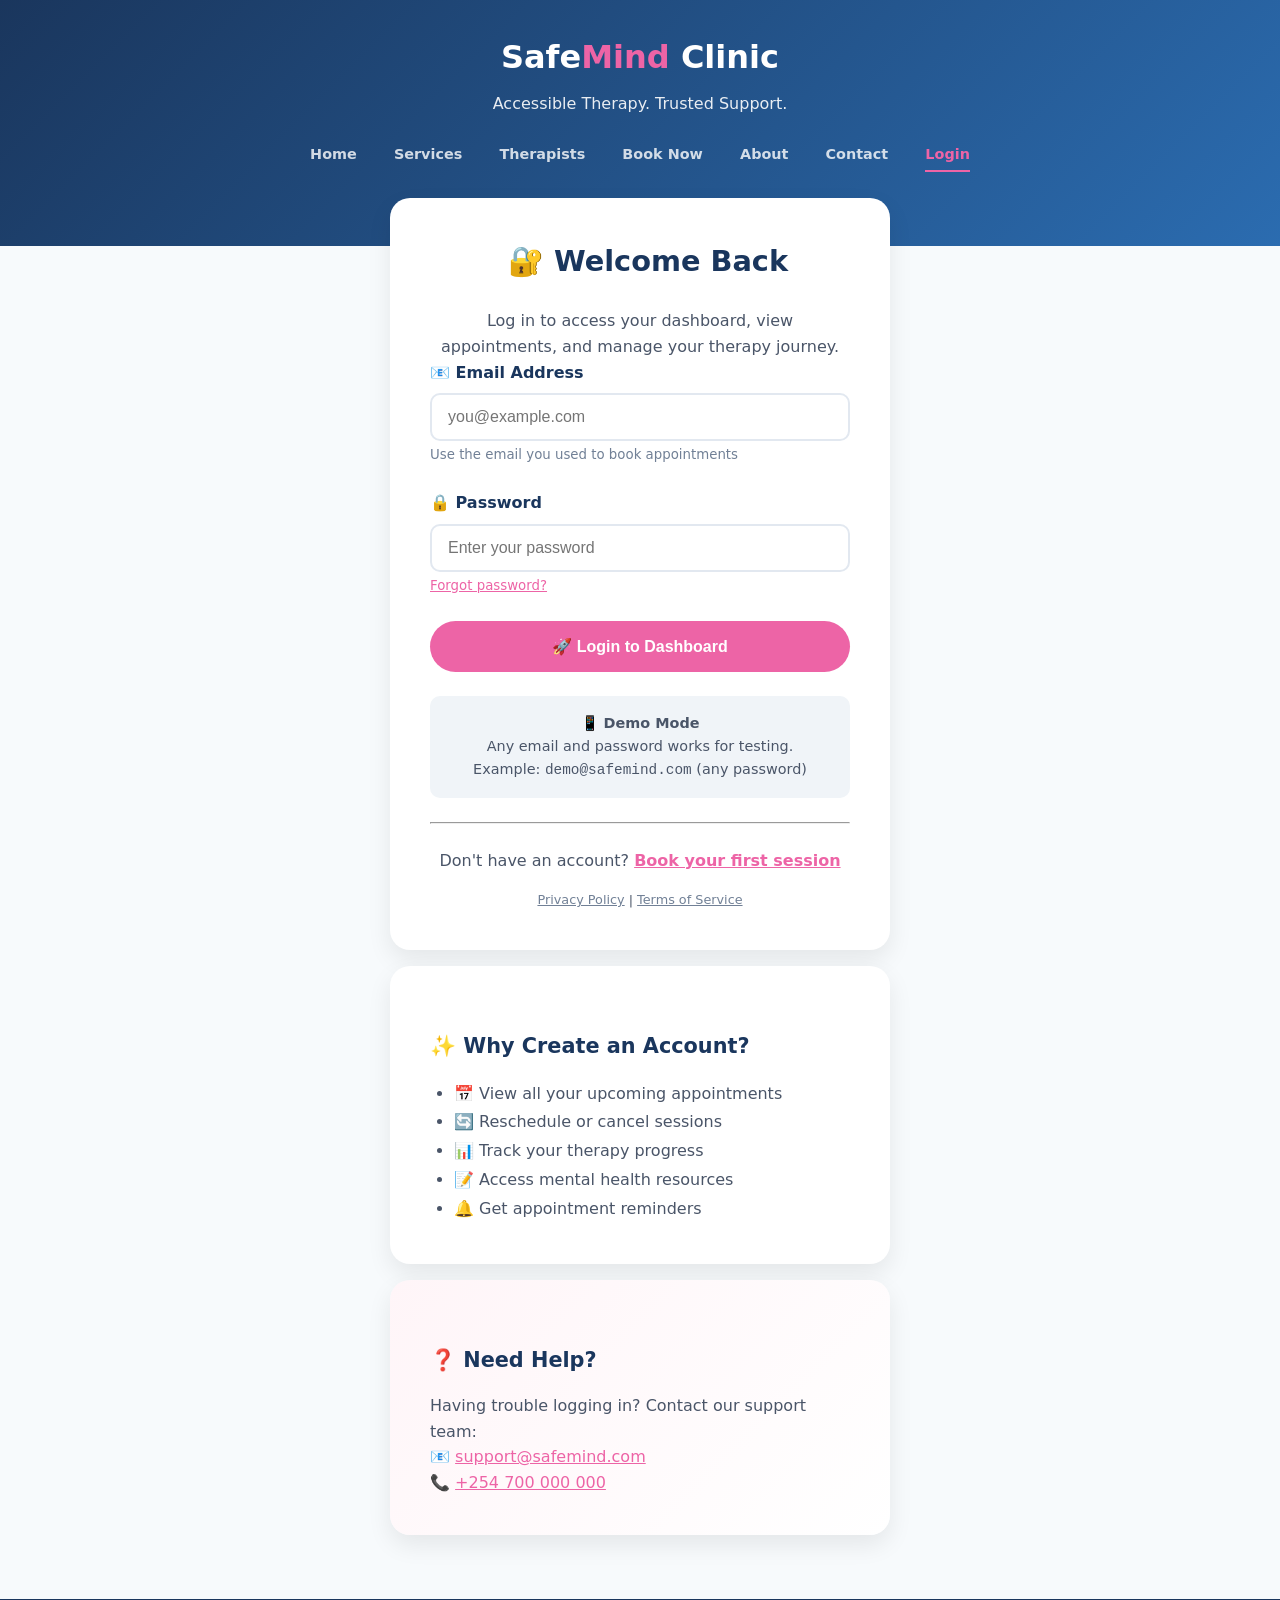
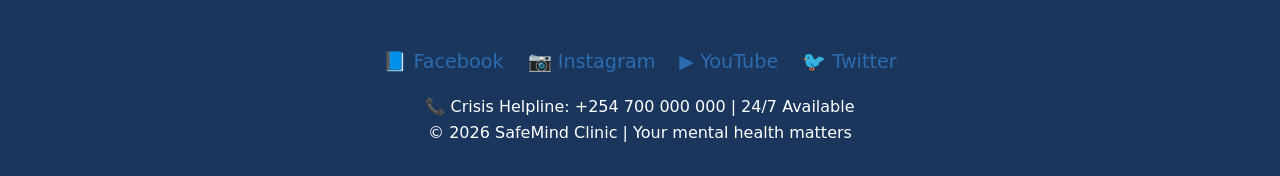
<file: login.html>
<!DOCTYPE html>
<html lang="en">
<head>
    <meta charset="UTF-8">
    <meta name="viewport" content="width=device-width, initial-scale=1.0">
    <title>Login - SafeMind Clinic</title>
    <link rel="stylesheet" href="style.css">
</head>
<body>
    <header>
        <div class="logo">Safe<span>Mind</span> Clinic</div>
        <div class="tagline">Accessible Therapy. Trusted Support.</div>
        <nav>
            <a href="index.html">Home</a>
            <a href="services.html">Services</a>
            <a href="therapists.html">Therapists</a>
            <a href="appointment.html">Book Now</a>
            <a href="about.html">About</a>
            <a href="contact.html">Contact</a>
            <a href="login.html" class="active">Login</a>
        </nav>
    </header>

    <main>
        <!-- Login Form Card -->
        <div class="card" style="max-width: 500px; margin: 0 auto;">
            <h2 style="text-align: center; border-left: none;">🔐 Welcome Back</h2>
            <p style="text-align: center;">Log in to access your dashboard, view appointments, and manage your therapy journey.</p>
            
            <!-- Login Form -->
            <form id="loginForm">
                <div class="form-group">
                    <label>📧 Email Address</label>
                    <input type="email" id="login_email" required placeholder="you@example.com">
                    <small style="color: #718096;">Use the email you used to book appointments</small>
                </div>
                
                <div class="form-group">
                    <label>🔒 Password</label>
                    <input type="password" id="login_password" required placeholder="Enter your password">
                    <small style="color: #718096;">
                        <a href="#" style="color: var(--pink-primary);">Forgot password?</a>
                    </small>
                </div>
                
                <button type="submit" class="submit-btn" style="width: 100%; padding: 1rem;">
                    🚀 Login to Dashboard
                </button>
            </form>
            
            <!-- Demo Notice -->
            <div style="margin-top: 1.5rem; padding: 1rem; background: #f0f4f8; border-radius: 10px; text-align: center;">
                <p style="margin: 0; font-size: 0.9rem;">
                    <strong>📱 Demo Mode</strong><br>
                    Any email and password works for testing.<br>
                    Example: <code>demo@safemind.com</code> (any password)
                </p>
            </div>
            
            <hr style="margin: 1.5rem 0; display: block; height: 1px; background: #e2e8f0;">
            
            <p style="text-align: center;">
                Don't have an account? <a href="appointment.html" style="color: var(--pink-primary); font-weight: bold;">Book your first session</a>
            </p>
            
            <p style="text-align: center; font-size: 0.8rem; margin-top: 1rem;">
                <a href="#" style="color: #718096;">Privacy Policy</a> | 
                <a href="#" style="color: #718096;">Terms of Service</a>
            </p>
        </div>
        
        <!-- Info Card: Benefits of Logging In -->
        <div class="card" style="max-width: 500px; margin: 1rem auto 0;">
            <h3>✨ Why Create an Account?</h3>
            <ul style="margin-left: 1.5rem; line-height: 1.8;">
                <li>📅 View all your upcoming appointments</li>
                <li>🔄 Reschedule or cancel sessions</li>
                <li>📊 Track your therapy progress</li>
                <li>📝 Access mental health resources</li>
                <li>🔔 Get appointment reminders</li>
            </ul>
        </div>
        
        <!-- Help Card -->
        <div class="card" style="max-width: 500px; margin: 1rem auto 0; background: linear-gradient(135deg, #fff5f8 0%, #fff 100%);">
            <h3>❓ Need Help?</h3>
            <p>Having trouble logging in? Contact our support team:</p>
            <p>
                📧 <a href="mailto:support@safemind.com" style="color: var(--pink-primary);">support@safemind.com</a><br>
                📞 <a href="tel:+254700000000" style="color: var(--pink-primary);">+254 700 000 000</a>
            </p>
        </div>
    </main>

    <footer>
        <div class="social-links">
            <a href="https://facebook.com/safemind" target="_blank">📘 Facebook</a>
            <a href="https://instagram.com/safemind" target="_blank">📷 Instagram</a>
            <a href="https://youtube.com/@safemind" target="_blank">▶️ YouTube</a>
            <a href="https://twitter.com/safemind" target="_blank">🐦 Twitter</a>
        </div>
        <p>📞 Crisis Helpline: +254 700 000 000 | 24/7 Available</p>
        <p>&copy; 2026 SafeMind Clinic | Your mental health matters</p>
    </footer>

    <script src="script.js"></script>
</body>
</html>
</file>
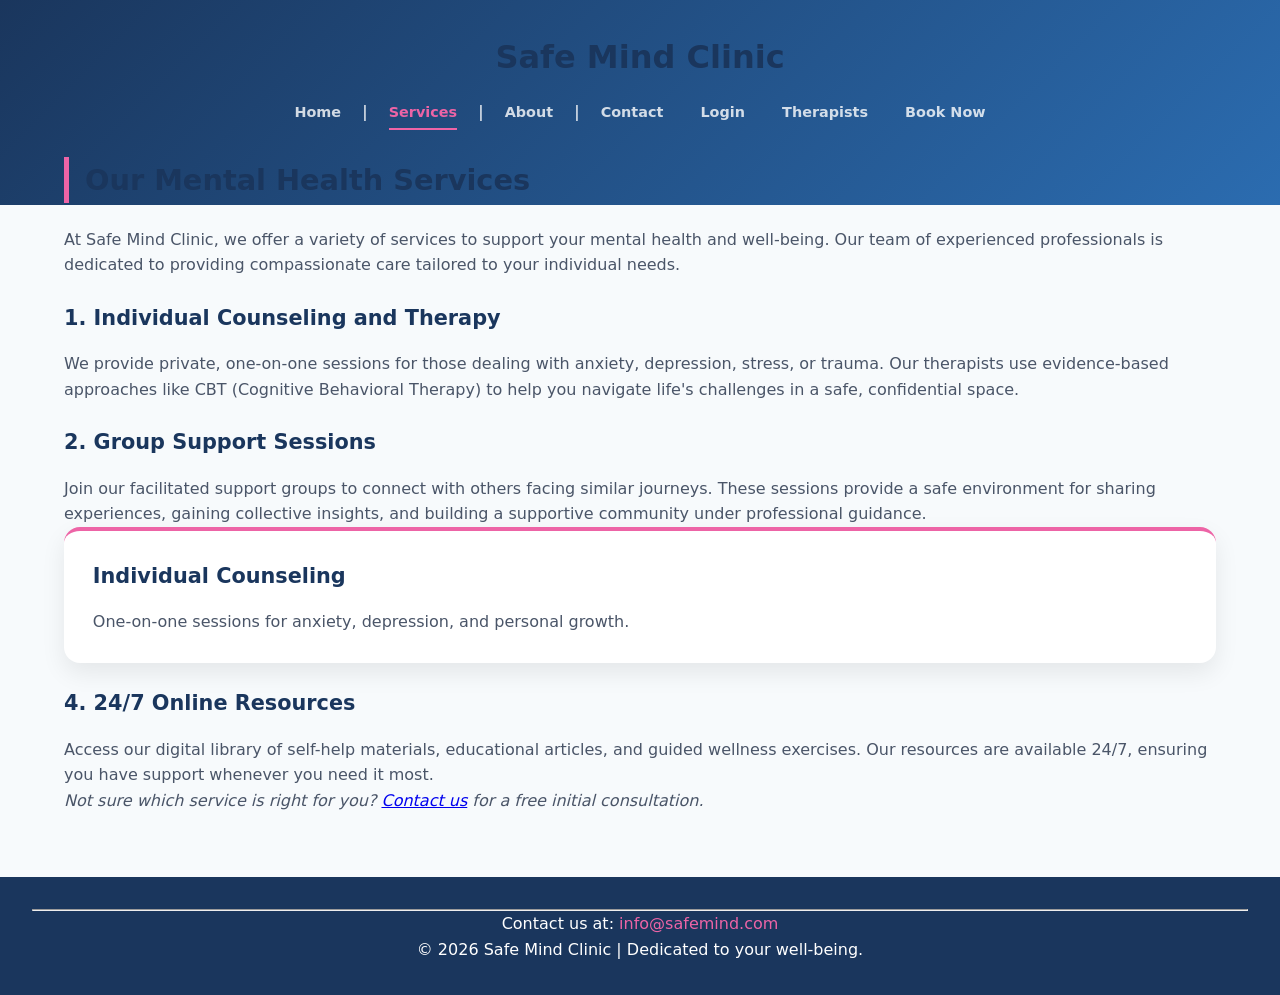
<file: services.html>
<!DOCTYPE html>
<html lang="en">
<head>
    <meta charset="UTF-8">
    <meta name="viewport" content="width=device-width, initial-scale=1.0">
    <title>Services - Safe Mind Clinic</title>
    <link rel="stylesheet" href="style.css">
</head>
<body>
    <header>
        <h1>Safe Mind Clinic</h1>
        <nav>
            <a href="index.html">Home</a> | 
            <a href="services.html" class="active">Services</a> | 
            <a href="about.html">About</a> | 
            <a href="contact.html">Contact</a>
            <a href="login.html">Login</a>
            <a href="therapists.html">Therapists</a>
            <a href="appointment.html">Book Now</a>
        </nav>
    </header>

    <main>
        <section>
            <h2>Our Mental Health Services</h2>
            <p>At Safe Mind Clinic, we offer a variety of services to support your mental health and well-being. Our team of experienced professionals is dedicated to providing compassionate care tailored to your individual needs.</p>
        </section>

        <section>
            <h3>1. Individual Counseling and Therapy</h3>
            <p>We provide private, one-on-one sessions for those dealing with anxiety, depression, stress, or trauma. Our therapists use evidence-based approaches like CBT (Cognitive Behavioral Therapy) to help you navigate life's challenges in a safe, confidential space.</p>
        </section>

        <section>
            <h3>2. Group Support Sessions</h3>
            <p>Join our facilitated support groups to connect with others facing similar journeys. These sessions provide a safe environment for sharing experiences, gaining collective insights, and building a supportive community under professional guidance.</p>
        </section>

        <section>
            <div class="services-grid">
    <div class="service-card">
        <h3>Individual Counseling</h3>
        <p>One-on-one sessions for anxiety, depression, and personal growth.</p>
    </div>
    <!-- repeat for other services -->
</div>
        </section>

        <section>
            <h3>4. 24/7 Online Resources</h3>
            <p>Access our digital library of self-help materials, educational articles, and guided wellness exercises. Our resources are available 24/7, ensuring you have support whenever you need it most.</p>
        </section>
        
        <section>
            <p><em>Not sure which service is right for you? <a href="contact.html">Contact us</a> for a free initial consultation.</em></p>
        </section>
    </main>

    <footer>
        <hr>
        <p>Contact us at: <a href="mailto:info@safemind.com">info@safemind.com</a></p>
        <p>&copy; 2026 Safe Mind Clinic | Dedicated to your well-being.</p>
    </footer>
    <script src="script.js"></script>
</body>
</html>
</file>
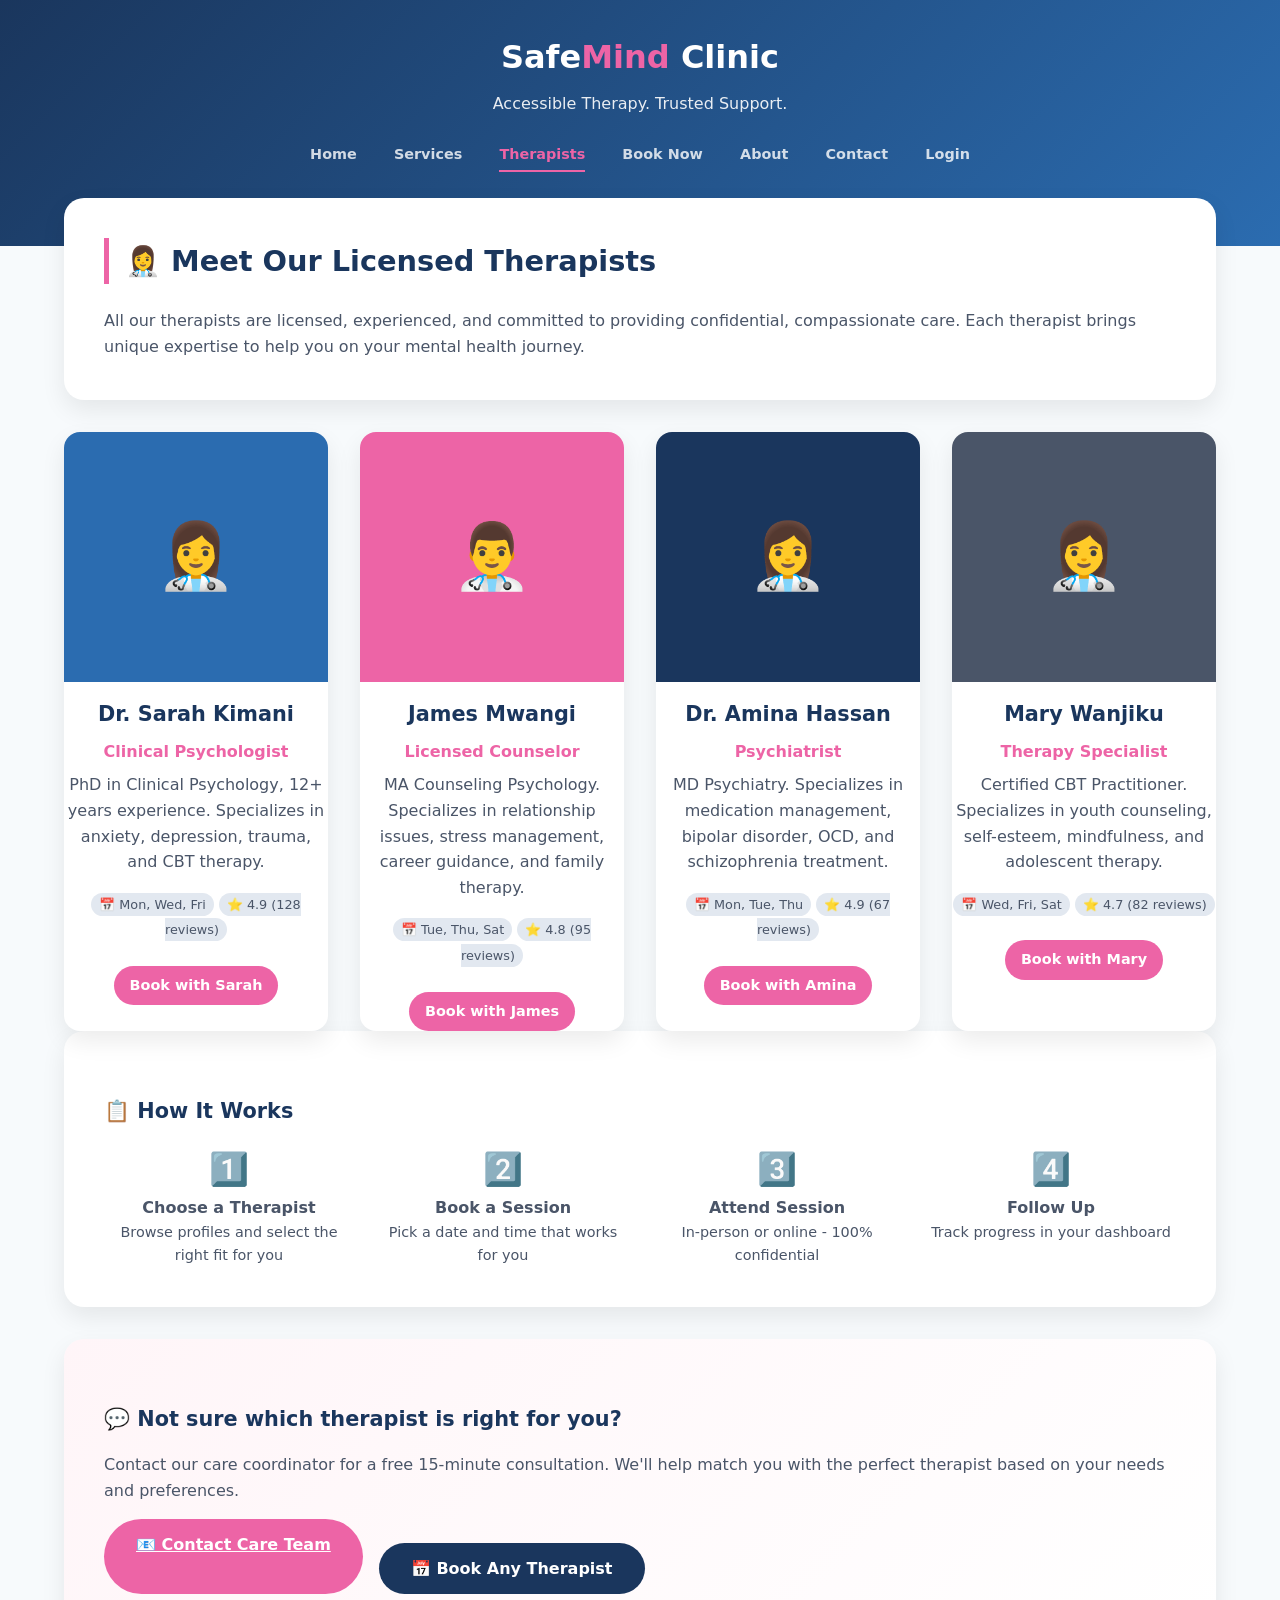
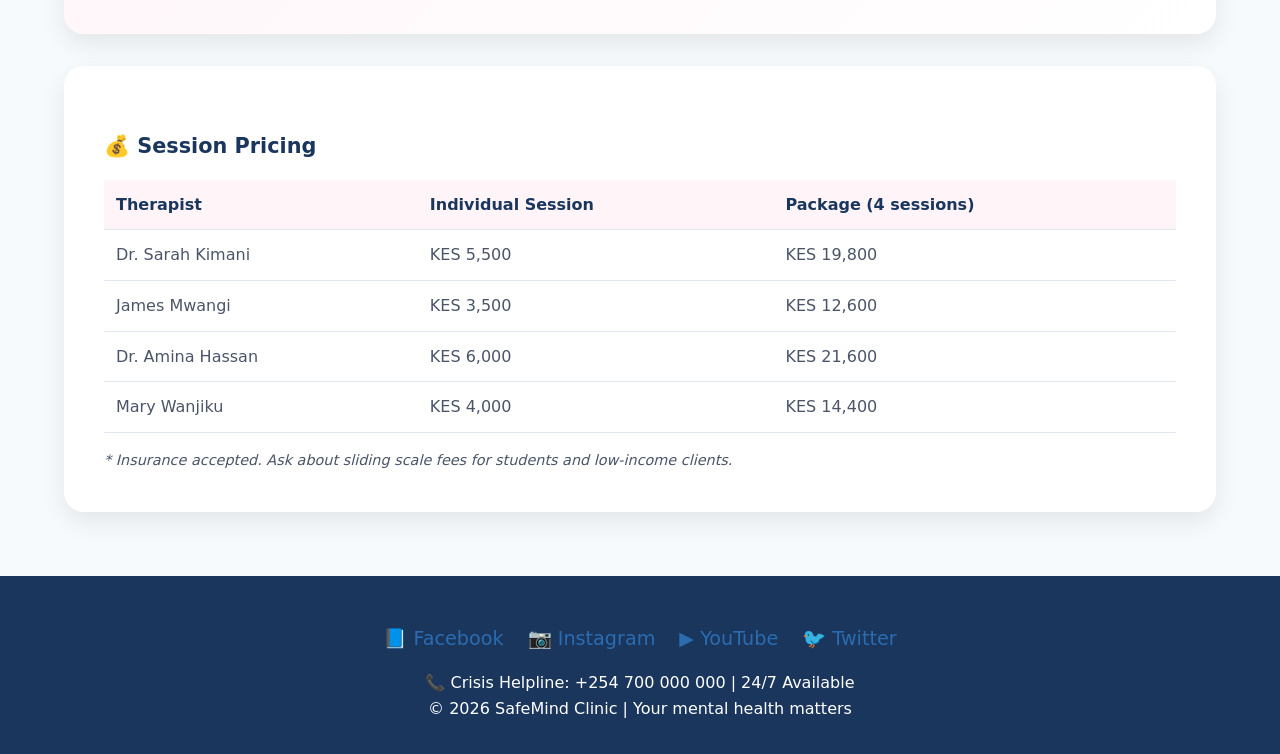
<file: therapists.html>
<!DOCTYPE html>
<html lang="en">
<head>
    <meta charset="UTF-8">
    <meta name="viewport" content="width=device-width, initial-scale=1.0">
    <title>Our Therapists - SafeMind Clinic</title>
    <link rel="stylesheet" href="style.css">
</head>
<body>
    <header>
        <div class="logo">Safe<span>Mind</span> Clinic</div>
        <div class="tagline">Accessible Therapy. Trusted Support.</div>
        <nav>
            <a href="index.html">Home</a>
            <a href="services.html">Services</a>
            <a href="therapists.html" class="active">Therapists</a>
            <a href="appointment.html">Book Now</a>
            <a href="about.html">About</a>
            <a href="contact.html">Contact</a>
            <a href="login.html">Login</a>
        </nav>
    </header>

    <main>
        <!-- Header Section -->
        <div class="card">
            <h2>👩‍⚕️ Meet Our Licensed Therapists</h2>
            <p>All our therapists are licensed, experienced, and committed to providing confidential, compassionate care. Each therapist brings unique expertise to help you on your mental health journey.</p>
        </div>

        <!-- Therapists Grid -->
        <div class="therapists-grid">
            
            <!-- Therapist 1: Dr. Sarah Kimani -->
            <div class="therapist-card">
                <div class="therapist-img" style="background:#2b6cb0; display:flex; align-items:center; justify-content:center; color:white; font-size:4rem;">👩‍⚕️</div>
                <h3>Dr. Sarah Kimani</h3>
                <div class="therapist-specialty">Clinical Psychologist</div>
                <p>PhD in Clinical Psychology, 12+ years experience. Specializes in anxiety, depression, trauma, and CBT therapy.</p>
                <div style="margin: 1rem 0;">
                    <span style="background:#e2e8f0; padding:4px 8px; border-radius:20px; font-size:0.8rem;">📅 Mon, Wed, Fri</span>
                    <span style="background:#e2e8f0; padding:4px 8px; border-radius:20px; font-size:0.8rem;">⭐ 4.9 (128 reviews)</span>
                </div>
                <a href="appointment.html" class="cta-btn" style="margin-top:0.5rem; display:inline-block; padding:0.5rem 1rem; font-size:0.9rem;">Book with Sarah</a>
            </div>
            
            <!-- Therapist 2: James Mwangi -->
            <div class="therapist-card">
                <div class="therapist-img" style="background:#ed64a6; display:flex; align-items:center; justify-content:center; color:white; font-size:4rem;">👨‍⚕️</div>
                <h3>James Mwangi</h3>
                <div class="therapist-specialty">Licensed Counselor</div>
                <p>MA Counseling Psychology. Specializes in relationship issues, stress management, career guidance, and family therapy.</p>
                <div style="margin: 1rem 0;">
                    <span style="background:#e2e8f0; padding:4px 8px; border-radius:20px; font-size:0.8rem;">📅 Tue, Thu, Sat</span>
                    <span style="background:#e2e8f0; padding:4px 8px; border-radius:20px; font-size:0.8rem;">⭐ 4.8 (95 reviews)</span>
                </div>
                <a href="appointment.html" class="cta-btn" style="margin-top:0.5rem; display:inline-block; padding:0.5rem 1rem; font-size:0.9rem;">Book with James</a>
            </div>
            
            <!-- Therapist 3: Dr. Amina Hassan -->
            <div class="therapist-card">
                <div class="therapist-img" style="background:#1a365d; display:flex; align-items:center; justify-content:center; color:white; font-size:4rem;">👩‍⚕️</div>
                <h3>Dr. Amina Hassan</h3>
                <div class="therapist-specialty">Psychiatrist</div>
                <p>MD Psychiatry. Specializes in medication management, bipolar disorder, OCD, and schizophrenia treatment.</p>
                <div style="margin: 1rem 0;">
                    <span style="background:#e2e8f0; padding:4px 8px; border-radius:20px; font-size:0.8rem;">📅 Mon, Tue, Thu</span>
                    <span style="background:#e2e8f0; padding:4px 8px; border-radius:20px; font-size:0.8rem;">⭐ 4.9 (67 reviews)</span>
                </div>
                <a href="appointment.html" class="cta-btn" style="margin-top:0.5rem; display:inline-block; padding:0.5rem 1rem; font-size:0.9rem;">Book with Amina</a>
            </div>
            
            <!-- Therapist 4: Mary Wanjiku -->
            <div class="therapist-card">
                <div class="therapist-img" style="background:#4a5568; display:flex; align-items:center; justify-content:center; color:white; font-size:4rem;">👩‍⚕️</div>
                <h3>Mary Wanjiku</h3>
                <div class="therapist-specialty">Therapy Specialist</div>
                <p>Certified CBT Practitioner. Specializes in youth counseling, self-esteem, mindfulness, and adolescent therapy.</p>
                <div style="margin: 1rem 0;">
                    <span style="background:#e2e8f0; padding:4px 8px; border-radius:20px; font-size:0.8rem;">📅 Wed, Fri, Sat</span>
                    <span style="background:#e2e8f0; padding:4px 8px; border-radius:20px; font-size:0.8rem;">⭐ 4.7 (82 reviews)</span>
                </div>
                <a href="appointment.html" class="cta-btn" style="margin-top:0.5rem; display:inline-block; padding:0.5rem 1rem; font-size:0.9rem;">Book with Mary</a>
            </div>
        </div>

        <!-- How It Works Section -->
        <div class="card">
            <h3>📋 How It Works</h3>
            <div style="display: grid; grid-template-columns: repeat(auto-fit, minmax(200px, 1fr)); gap: 1.5rem; margin-top: 1rem;">
                <div style="text-align: center;">
                    <div style="font-size: 2rem;">1️⃣</div>
                    <strong>Choose a Therapist</strong>
                    <p style="font-size: 0.9rem;">Browse profiles and select the right fit for you</p>
                </div>
                <div style="text-align: center;">
                    <div style="font-size: 2rem;">2️⃣</div>
                    <strong>Book a Session</strong>
                    <p style="font-size: 0.9rem;">Pick a date and time that works for you</p>
                </div>
                <div style="text-align: center;">
                    <div style="font-size: 2rem;">3️⃣</div>
                    <strong>Attend Session</strong>
                    <p style="font-size: 0.9rem;">In-person or online - 100% confidential</p>
                </div>
                <div style="text-align: center;">
                    <div style="font-size: 2rem;">4️⃣</div>
                    <strong>Follow Up</strong>
                    <p style="font-size: 0.9rem;">Track progress in your dashboard</p>
                </div>
            </div>
        </div>

        <!-- Not Sure Section -->
        <div class="card" style="background: linear-gradient(135deg, #fff5f8 0%, #fff 100%);">
            <h3>💬 Not sure which therapist is right for you?</h3>
            <p>Contact our care coordinator for a free 15-minute consultation. We'll help match you with the perfect therapist based on your needs and preferences.</p>
            <div style="display: flex; gap: 1rem; margin-top: 1rem; flex-wrap: wrap;">
                <a href="contact.html" class="submit-btn">📧 Contact Care Team</a>
                <a href="appointment.html" class="cta-btn" style="background: var(--blue-dark);">📅 Book Any Therapist</a>
            </div>
        </div>

        <!-- Pricing Info -->
        <div class="card">
            <h3>💰 Session Pricing</h3>
            <table style="width: 100%;">
                <tr style="background: #fff5f8;">
                    <th style="padding: 12px; text-align: left;">Therapist</th>
                    <th style="padding: 12px; text-align: left;">Individual Session</th>
                    <th style="padding: 12px; text-align: left;">Package (4 sessions)</th>
                </tr>
                <tr>
                    <td style="padding: 12px; border-bottom: 1px solid #e2e8f0;">Dr. Sarah Kimani</td>
                    <td style="padding: 12px; border-bottom: 1px solid #e2e8f0;">KES 5,500</td>
                    <td style="padding: 12px; border-bottom: 1px solid #e2e8f0;">KES 19,800</td>
                </tr>
                <tr>
                    <td style="padding: 12px; border-bottom: 1px solid #e2e8f0;">James Mwangi</td>
                    <td style="padding: 12px; border-bottom: 1px solid #e2e8f0;">KES 3,500</td>
                    <td style="padding: 12px; border-bottom: 1px solid #e2e8f0;">KES 12,600</td>
                </tr>
                <tr>
                    <td style="padding: 12px; border-bottom: 1px solid #e2e8f0;">Dr. Amina Hassan</td>
                    <td style="padding: 12px; border-bottom: 1px solid #e2e8f0;">KES 6,000</td>
                    <td style="padding: 12px; border-bottom: 1px solid #e2e8f0;">KES 21,600</td>
                </tr>
                <tr>
                    <td style="padding: 12px;">Mary Wanjiku</td>
                    <td style="padding: 12px;">KES 4,000</td>
                    <td style="padding: 12px;">KES 14,400</td>
                </tr>
            </table>
            <p style="margin-top: 1rem; font-size: 0.9rem;"><em>* Insurance accepted. Ask about sliding scale fees for students and low-income clients.</em></p>
        </div>
    </main>

    <footer>
        <div class="social-links">
            <a href="https://facebook.com/safemind" target="_blank">📘 Facebook</a>
            <a href="https://instagram.com/safemind" target="_blank">📷 Instagram</a>
            <a href="https://youtube.com/@safemind" target="_blank">▶️ YouTube</a>
            <a href="https://twitter.com/safemind" target="_blank">🐦 Twitter</a>
        </div>
        <p>📞 Crisis Helpline: +254 700 000 000 | 24/7 Available</p>
        <p>&copy; 2026 SafeMind Clinic | Your mental health matters</p>
    </footer>

    <script src="script.js"></script>
</body>
</html>
</file>
<file: style.css>
/* ===== SAFEMIND CLINIC - COMPLETE STYLESHEET ===== */
/* Brand Colors: Blue (Trust) + Pink (Compassion) */

:root {
    --blue-dark: #1a365d;      /* Trust, Professional */
    --blue-light: #2b6cb0;     /* Calm, Stability */
    --pink-primary: #ed64a6;    /* Compassion, Care */
    --pink-light: #fff5f8;      /* Warm, Welcoming */
    --gray-bg: #f7fafc;
    --gray-text: #4a5568;
    --white: #ffffff;
    --shadow: 0 10px 25px rgba(0, 0, 0, 0.08);
    --shadow-hover: 0 20px 30px rgba(0, 0, 0, 0.12);
}

* {
    margin: 0;
    padding: 0;
    box-sizing: border-box;
}

body {
    font-family: 'Segoe UI', system-ui, -apple-system, sans-serif;
    background-color: var(--gray-bg);
    color: var(--gray-text);
    line-height: 1.6;
}

/* ===== HEADER & NAVIGATION ===== */
header {
    background: linear-gradient(135deg, var(--blue-dark) 0%, var(--blue-light) 100%);
    color: var(--white);
    padding: 2rem 1rem 5rem 1rem;
    text-align: center;
}

.logo {
    font-size: 2rem;
    font-weight: 700;
    margin-bottom: 0.5rem;
}

.logo span {
    color: var(--pink-primary);
}

.tagline {
    opacity: 0.9;
    font-size: 1rem;
    margin-bottom: 1.5rem;
}

nav {
    margin-top: 1rem;
}

nav a {
    color: rgba(255, 255, 255, 0.8);
    text-decoration: none;
    margin: 0 1rem;
    font-weight: 600;
    font-size: 0.9rem;
    padding: 0.5rem 0;
    transition: all 0.3s;
}

nav a:hover, nav a.active {
    color: var(--pink-primary);
    border-bottom: 2px solid var(--pink-primary);
}

/* ===== MAIN CONTENT CARDS ===== */
main {
    max-width: 1200px;
    margin: -3rem auto 4rem auto;
    padding: 0 1.5rem;
}

.card {
    background: var(--white);
    border-radius: 20px;
    padding: 2.5rem;
    box-shadow: var(--shadow);
    margin-bottom: 2rem;
}

/* ===== TYPOGRAPHY ===== */
h1, h2, h3 {
    color: var(--blue-dark);
}

h2 {
    font-size: 1.8rem;
    margin-bottom: 1.5rem;
    border-left: 5px solid var(--pink-primary);
    padding-left: 1rem;
}

h3 {
    font-size: 1.3rem;
    margin: 1.5rem 0 1rem 0;
}

/* ===== HERO SECTION ===== */
.hero {
    text-align: center;
    padding: 3rem 2rem;
    background: linear-gradient(135deg, var(--pink-light) 0%, var(--white) 100%);
    border-radius: 20px;
    margin-bottom: 2rem;
}

.hero h2 {
    border-left: none;
    font-size: 2.2rem;
    color: var(--blue-dark);
}

.cta-btn {
    display: inline-block;
    background: var(--pink-primary);
    color: var(--white);
    padding: 0.8rem 2rem;
    border-radius: 50px;
    text-decoration: none;
    font-weight: bold;
    margin-top: 1.5rem;
    transition: all 0.3s;
}

.cta-btn:hover {
    background: var(--blue-dark);
    transform: translateY(-3px);
    box-shadow: var(--shadow-hover);
}

/* ===== FEATURES GRID ===== */
.features-grid {
    display: grid;
    grid-template-columns: repeat(auto-fit, minmax(280px, 1fr));
    gap: 1.5rem;
    margin: 2rem 0;
}

.feature-card {
    background: var(--white);
    padding: 1.8rem;
    border-radius: 16px;
    text-align: center;
    box-shadow: var(--shadow);
    transition: transform 0.3s;
}

.feature-card:hover {
    transform: translateY(-5px);
    box-shadow: var(--shadow-hover);
}

.feature-icon {
    font-size: 2.5rem;
    margin-bottom: 1rem;
}

/* ===== SERVICES GRID ===== */
.services-grid {
    display: grid;
    grid-template-columns: repeat(auto-fit, minmax(300px, 1fr));
    gap: 1.5rem;
}

.service-card {
    background: var(--white);
    padding: 1.8rem;
    border-radius: 16px;
    box-shadow: var(--shadow);
    border-top: 4px solid var(--pink-primary);
}

.service-card h3 {
    color: var(--blue-dark);
    margin-top: 0;
}

/* ===== THERAPISTS GRID ===== */
.therapists-grid {
    display: grid;
    grid-template-columns: repeat(auto-fit, minmax(250px, 1fr));
    gap: 2rem;
    margin-top: 2rem;
}

.therapist-card {
    background: var(--white);
    border-radius: 16px;
    overflow: hidden;
    text-align: center;
    box-shadow: var(--shadow);
    transition: transform 0.3s;
}

.therapist-card:hover {
    transform: translateY(-5px);
}

.therapist-img {
    width: 100%;
    height: 250px;
    object-fit: cover;
    background: var(--blue-light);
}

.therapist-card h3 {
    margin: 1rem 0 0.5rem;
}

.therapist-specialty {
    color: var(--pink-primary);
    font-weight: 600;
    margin-bottom: 0.5rem;
}

/* ===== FORM STYLES ===== */
.form-group {
    margin-bottom: 1.5rem;
}

label {
    display: block;
    font-weight: 600;
    margin-bottom: 0.5rem;
    color: var(--blue-dark);
}

input, select, textarea {
    width: 100%;
    padding: 0.8rem 1rem;
    border: 2px solid #e2e8f0;
    border-radius: 10px;
    font-size: 1rem;
    transition: all 0.3s;
}

input:focus, select:focus, textarea:focus {
    outline: none;
    border-color: var(--pink-primary);
    box-shadow: 0 0 0 3px rgba(237, 100, 166, 0.2);
}

.submit-btn {
    background: var(--pink-primary);
    color: var(--white);
    border: none;
    padding: 0.8rem 2rem;
    border-radius: 50px;
    font-weight: bold;
    font-size: 1rem;
    cursor: pointer;
    transition: all 0.3s;
}

.submit-btn:hover {
    background: var(--blue-dark);
    transform: scale(1.02);
}

/* ===== APPOINTMENT FORM ===== */
.appointment-form {
    background: var(--pink-light);
    padding: 2rem;
    border-radius: 20px;
}

.time-slots {
    display: flex;
    flex-wrap: wrap;
    gap: 0.8rem;
    margin-top: 0.5rem;
}

.time-slot {
    background: var(--white);
    padding: 0.5rem 1rem;
    border-radius: 25px;
    border: 1px solid #e2e8f0;
    cursor: pointer;
    transition: all 0.3s;
}

.time-slot:hover, .time-slot.selected {
    background: var(--pink-primary);
    color: var(--white);
    border-color: var(--pink-primary);
}

/* ===== SOCIAL LINKS ===== */
.social-links {
    display: flex;
    justify-content: center;
    gap: 1.5rem;
    margin: 1rem 0;
}

.social-links a {
    color: var(--blue-light);
    text-decoration: none;
    font-size: 1.2rem;
    transition: color 0.3s;
}

.social-links a:hover {
    color: var(--pink-primary);
}

/* ===== MESSAGE ALERTS ===== */
.message {
    position: fixed;
    top: 20px;
    right: 20px;
    padding: 15px 20px;
    border-radius: 10px;
    z-index: 1000;
    max-width: 350px;
    font-weight: 500;
}

.message.success {
    background: #c6f6d5;
    color: #22543d;
    border-left: 4px solid #38a169;
}

.message.error {
    background: #fed7d7;
    color: #742a2a;
    border-left: 4px solid #e53e3e;
}

/* ===== FOOTER ===== */
footer {
    background: var(--blue-dark);
    color: var(--white);
    text-align: center;
    padding: 2rem;
    margin-top: 2rem;
}

footer a {
    color: var(--pink-primary);
    text-decoration: none;
}

/* ===== RESPONSIVE DESIGN ===== */
@media (max-width: 768px) {
    main {
        padding: 0 1rem;
    }
    
    .card {
        padding: 1.5rem;
    }
    
    nav a {
        margin: 0 0.5rem;
        font-size: 0.8rem;
    }
    
    h2 {
        font-size: 1.5rem;
    }
    
    .hero h2 {
        font-size: 1.6rem;
    }
    
    .hero {
        padding: 2rem 1rem;
    }
}

@media (max-width: 480px) {
    nav {
        display: flex;
        flex-wrap: wrap;
        justify-content: center;
        gap: 0.5rem;
    }
    
    nav a {
        margin: 0;
        padding: 0.3rem 0.8rem;
        font-size: 0.75rem;
    }
    
    .features-grid, .services-grid, .therapists-grid {
        grid-template-columns: 1fr;
    }
    
    .card {
        padding: 1.2rem;
    }
    
    .logo {
        font-size: 1.5rem;
    }
    
    .social-links {
        flex-wrap: wrap;
        gap: 1rem;
    }
}

/* ===== TABLE STYLES FOR DASHBOARD ===== */
table {
    width: 100%;
    border-collapse: collapse;
    margin: 1rem 0;
}

th, td {
    padding: 12px;
    text-align: left;
    border-bottom: 1px solid #e2e8f0;
}

th {
    background: var(--pink-light);
    color: var(--blue-dark);
    font-weight: 600;
}

tr:hover {
    background: var(--pink-light);
}
</file>
